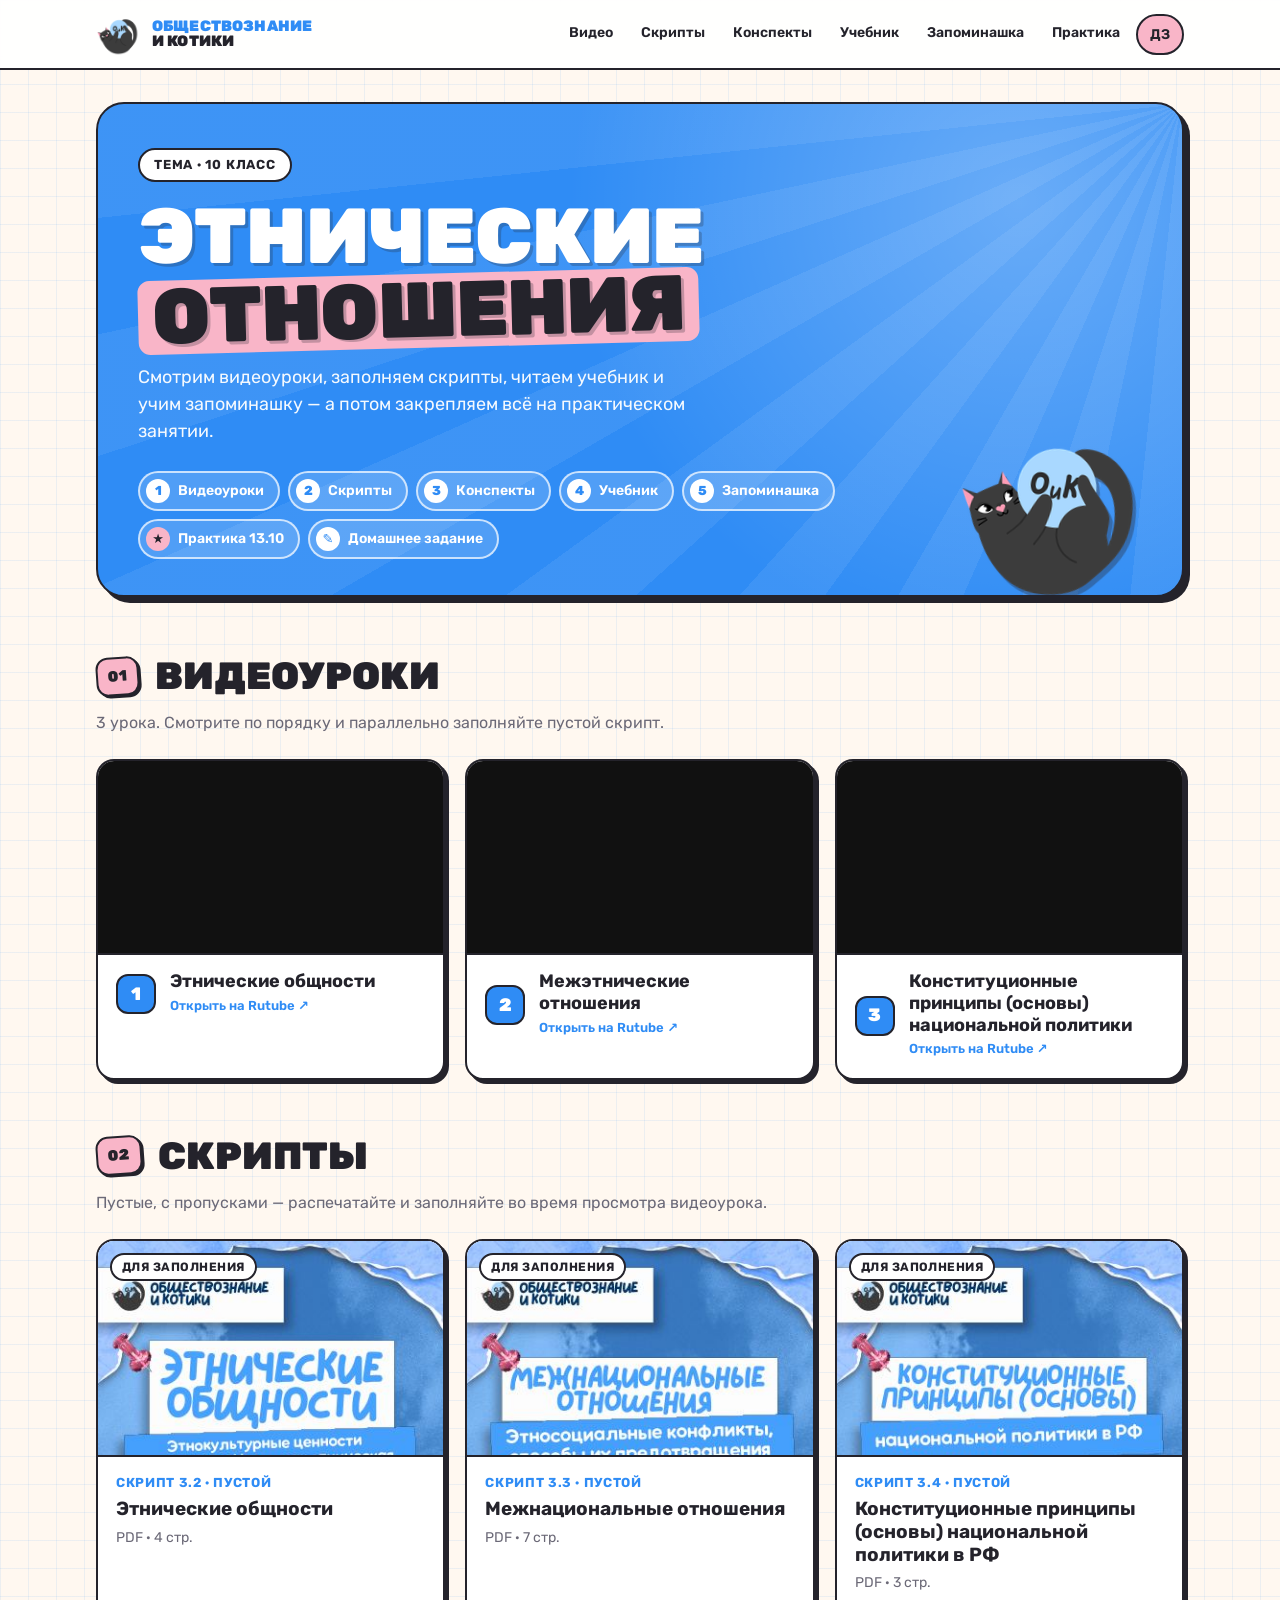
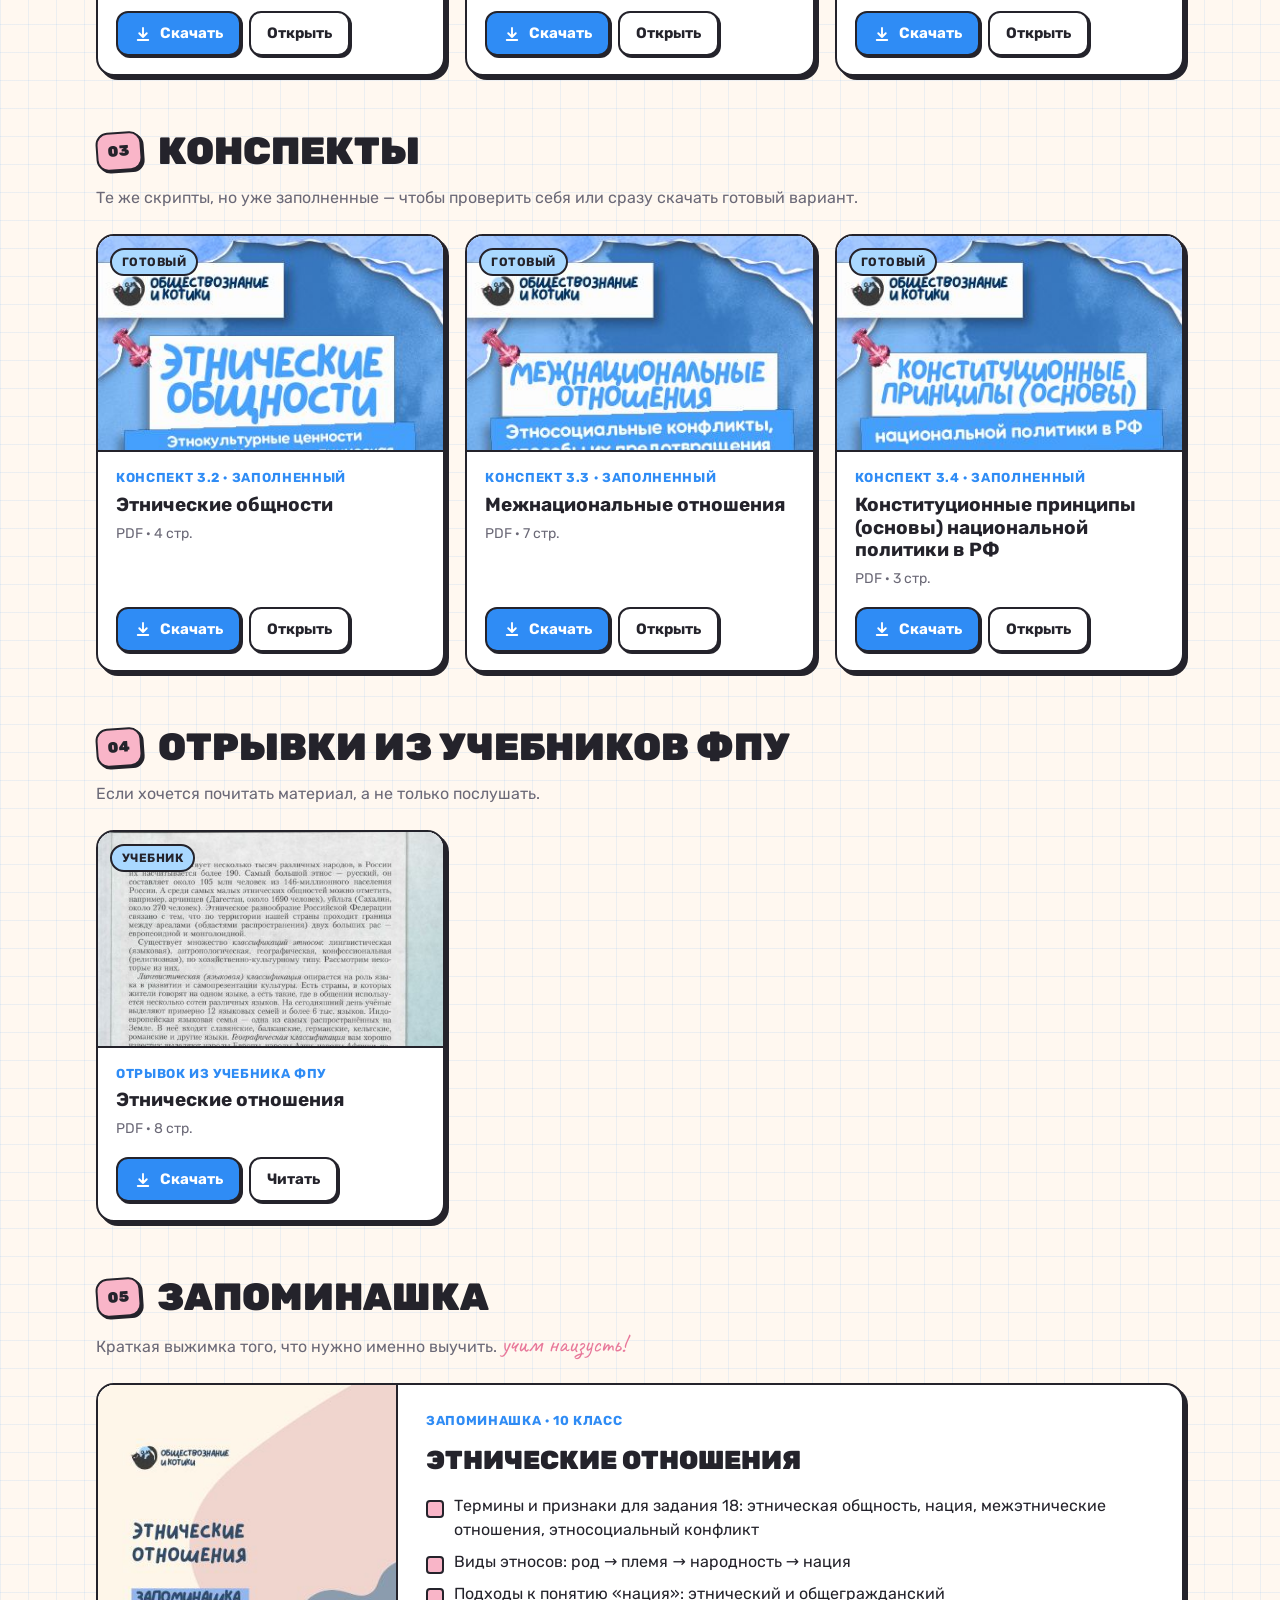
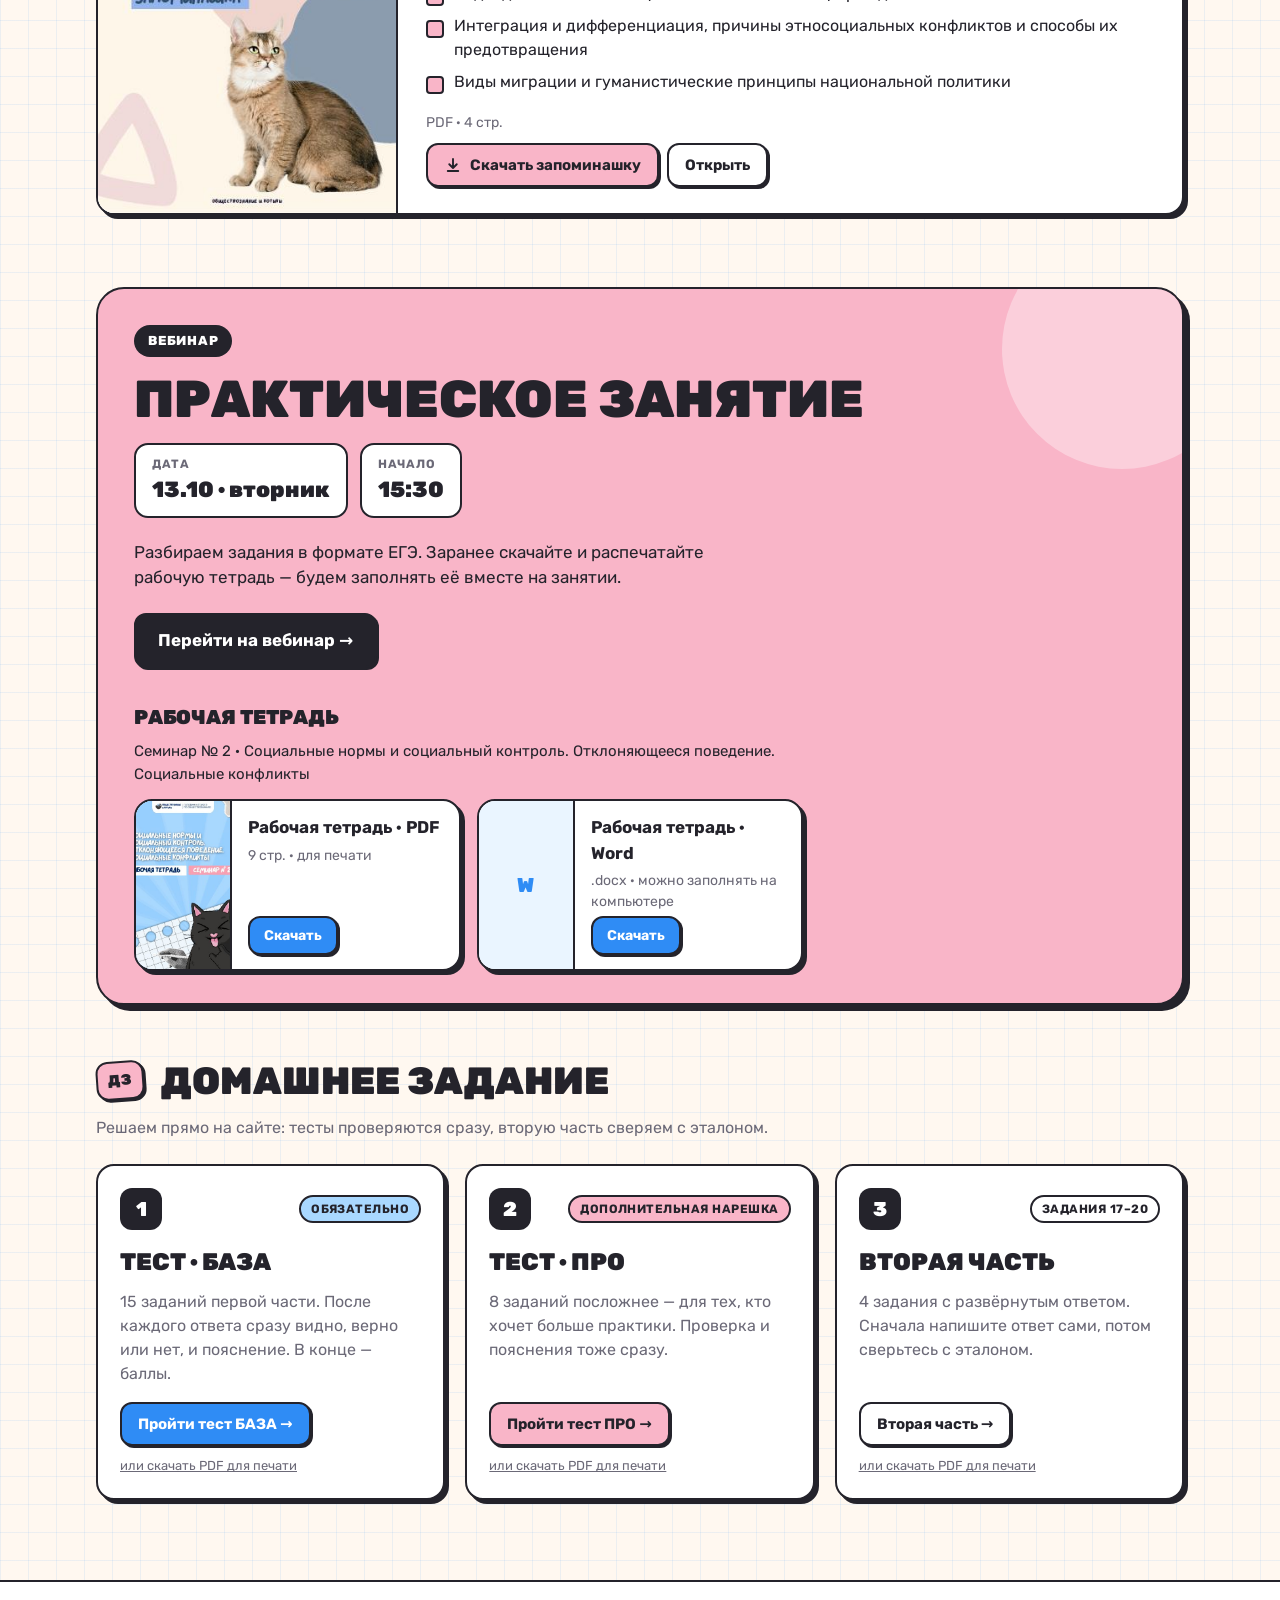
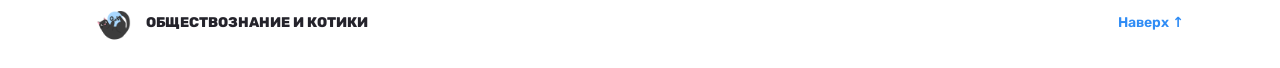
<file: index.html>
<!doctype html>
<html lang="ru">
<head>
<meta charset="utf-8">
<meta name="viewport" content="width=device-width, initial-scale=1">
<title>Этнические отношения · Обществознание и котики</title>
<meta name="description" content="Тема «Этнические отношения»: видеоуроки, скрипты, конспекты, учебник, запоминашка и практическое занятие.">
<link rel="icon" href="logo.png">
<link rel="preconnect" href="https://fonts.googleapis.com">
<link rel="preconnect" href="https://fonts.gstatic.com" crossorigin>
<link href="https://fonts.googleapis.com/css2?family=Rubik:wght@400;500;600;700;800;900&family=Caveat:wght@700&display=swap" rel="stylesheet">
<link rel="stylesheet" href="style.css">
</head>
<body>

<header class="top">
  <div class="wrap">
    <a class="brand" href="#">
      <img src="logo.png" alt="Логотип «Обществознание и котики»">
      <span><b>Обществознание</b>и котики</span>
    </a>
    <nav class="nav" aria-label="Разделы">
      <a href="#videos">Видео</a>
      <a href="#scripts">Скрипты</a>
      <a href="#notes">Конспекты</a>
      <a href="#textbook">Учебник</a>
      <a href="#memo">Запоминашка</a>
      <a href="#practice">Практика</a>
      <a class="cta" href="#homework">ДЗ</a>
    </nav>
  </div>
</header>

<main class="wrap">

  <div class="hero">
    <span class="chip">Тема · 10 класс</span>
    <h1>Этнические<br><em>отношения</em></h1>
    <p>Смотрим видеоуроки, заполняем скрипты, читаем учебник и учим запоминашку — а потом закрепляем всё на практическом занятии.</p>
    <img class="cat" src="logo.png" alt="">
    <div class="jumps">
      <a href="#videos"><i>1</i>Видеоуроки</a>
      <a href="#scripts"><i>2</i>Скрипты</a>
      <a href="#notes"><i>3</i>Конспекты</a>
      <a href="#textbook"><i>4</i>Учебник</a>
      <a href="#memo"><i>5</i>Запоминашка</a>
      <a class="live" href="#practice"><i>★</i>Практика 13.10</a>
      <a href="#homework"><i>✎</i>Домашнее задание</a>
    </div>
  </div>

  <!-- 01 ВИДЕОУРОКИ -->
  <section id="videos">
    <div class="sec-head">
      <span class="num">01</span>
      <h2>Видеоуроки</h2>
      <p>3 урока. Смотрите по порядку и параллельно заполняйте пустой скрипт.</p>
    </div>
    <div class="grid">
      <article class="card video">
        <div class="player">
          <iframe src="https://rutube.ru/play/embed/f52a6d58958f59474cab6b2e798f62a6/?p=yWPK9huZ2S9Gw_LNaaRs1Q" title="Этнические общности" loading="lazy" allow="clipboard-write; autoplay" allowfullscreen></iframe>
        </div>
        <div class="body">
          <span class="n">1</span>
          <div>
            <h3>Этнические общности</h3>
            <a class="ext" href="https://rutube.ru/video/private/f52a6d58958f59474cab6b2e798f62a6/?p=yWPK9huZ2S9Gw_LNaaRs1Q" target="_blank" rel="noopener">Открыть на Rutube ↗</a>
          </div>
        </div>
      </article>
      <article class="card video">
        <div class="player">
          <iframe src="https://rutube.ru/play/embed/070c834eaa0ff242e146abf1713eb611/?p=9bv-U20C0e6OkLMi1QHYNQ" title="Межэтнические отношения" loading="lazy" allow="clipboard-write; autoplay" allowfullscreen></iframe>
        </div>
        <div class="body">
          <span class="n">2</span>
          <div>
            <h3>Межэтнические отношения</h3>
            <a class="ext" href="https://rutube.ru/video/private/070c834eaa0ff242e146abf1713eb611/?p=9bv-U20C0e6OkLMi1QHYNQ" target="_blank" rel="noopener">Открыть на Rutube ↗</a>
          </div>
        </div>
      </article>
      <article class="card video">
        <div class="player">
          <iframe src="https://rutube.ru/play/embed/d3755c7359fd59cd0e2e1d31d7011943/?p=POK4lbGp8E6lC4G3jId0kQ" title="Конституционные принципы (основы)" loading="lazy" allow="clipboard-write; autoplay" allowfullscreen></iframe>
        </div>
        <div class="body">
          <span class="n">3</span>
          <div>
            <h3>Конституционные принципы (основы) национальной политики</h3>
            <a class="ext" href="https://rutube.ru/video/private/d3755c7359fd59cd0e2e1d31d7011943/?p=POK4lbGp8E6lC4G3jId0kQ" target="_blank" rel="noopener">Открыть на Rutube ↗</a>
          </div>
        </div>
      </article>
    </div>
  </section>

  <!-- 02 СКРИПТЫ (ПУСТЫЕ) -->
  <section id="scripts">
    <div class="sec-head">
      <span class="num">02</span>
      <h2>Скрипты</h2>
      <p>Пустые, с пропусками — распечатайте и заполняйте во время просмотра видеоурока.</p>
    </div>
    <div class="grid">
      <article class="card file">
        <div class="cover"><img src="cover-skript-3-2-etnicheskie-obshchnosti.jpg" alt="" loading="lazy"><span class="tag">для заполнения</span></div>
        <div class="body">
          <span class="kicker">Скрипт 3.2 · пустой</span>
          <h3>Этнические общности</h3>
          <span class="meta">PDF · 4 стр.</span>
          <div class="actions"><a class="btn" href="skript-3-2-etnicheskie-obshchnosti.pdf" download><svg viewBox="0 0 24 24" fill="none" stroke="currentColor" stroke-width="2.5" stroke-linecap="round" stroke-linejoin="round"><path d="M12 4v12m0 0l-5-5m5 5l5-5M5 20h14"/></svg>Скачать</a><a class="btn ghost" href="skript-3-2-etnicheskie-obshchnosti.pdf" target="_blank" rel="noopener">Открыть</a></div>
        </div>
      </article>
      <article class="card file">
        <div class="cover"><img src="cover-skript-3-3-mezhnacionalnye-otnosheniya.jpg" alt="" loading="lazy"><span class="tag">для заполнения</span></div>
        <div class="body">
          <span class="kicker">Скрипт 3.3 · пустой</span>
          <h3>Межнациональные отношения</h3>
          <span class="meta">PDF · 7 стр.</span>
          <div class="actions"><a class="btn" href="skript-3-3-mezhnacionalnye-otnosheniya.pdf" download><svg viewBox="0 0 24 24" fill="none" stroke="currentColor" stroke-width="2.5" stroke-linecap="round" stroke-linejoin="round"><path d="M12 4v12m0 0l-5-5m5 5l5-5M5 20h14"/></svg>Скачать</a><a class="btn ghost" href="skript-3-3-mezhnacionalnye-otnosheniya.pdf" target="_blank" rel="noopener">Открыть</a></div>
        </div>
      </article>
      <article class="card file">
        <div class="cover"><img src="cover-skript-3-4-nacionalnaya-politika.jpg" alt="" loading="lazy"><span class="tag">для заполнения</span></div>
        <div class="body">
          <span class="kicker">Скрипт 3.4 · пустой</span>
          <h3>Конституционные принципы (основы) национальной политики в РФ</h3>
          <span class="meta">PDF · 3 стр.</span>
          <div class="actions"><a class="btn" href="skript-3-4-nacionalnaya-politika.pdf" download><svg viewBox="0 0 24 24" fill="none" stroke="currentColor" stroke-width="2.5" stroke-linecap="round" stroke-linejoin="round"><path d="M12 4v12m0 0l-5-5m5 5l5-5M5 20h14"/></svg>Скачать</a><a class="btn ghost" href="skript-3-4-nacionalnaya-politika.pdf" target="_blank" rel="noopener">Открыть</a></div>
        </div>
      </article>
    </div>
  </section>

  <!-- 03 КОНСПЕКТЫ (ЗАПОЛНЕННЫЕ) -->
  <section id="notes">
    <div class="sec-head">
      <span class="num">03</span>
      <h2>Конспекты</h2>
      <p>Те же скрипты, но уже заполненные — чтобы проверить себя или сразу скачать готовый вариант.</p>
    </div>
    <div class="grid">
      <article class="card file">
        <div class="cover"><img src="cover-skript-3-2-etnicheskie-obshchnosti.jpg" alt="" loading="lazy"><span class="tag blue">готовый</span></div>
        <div class="body">
          <span class="kicker">Конспект 3.2 · заполненный</span>
          <h3>Этнические общности</h3>
          <span class="meta">PDF · 4 стр.</span>
          <div class="actions"><a class="btn" href="konspekt-3-2-etnicheskie-obshchnosti.pdf" download><svg viewBox="0 0 24 24" fill="none" stroke="currentColor" stroke-width="2.5" stroke-linecap="round" stroke-linejoin="round"><path d="M12 4v12m0 0l-5-5m5 5l5-5M5 20h14"/></svg>Скачать</a><a class="btn ghost" href="konspekt-3-2-etnicheskie-obshchnosti.pdf" target="_blank" rel="noopener">Открыть</a></div>
        </div>
      </article>
      <article class="card file">
        <div class="cover"><img src="cover-skript-3-3-mezhnacionalnye-otnosheniya.jpg" alt="" loading="lazy"><span class="tag blue">готовый</span></div>
        <div class="body">
          <span class="kicker">Конспект 3.3 · заполненный</span>
          <h3>Межнациональные отношения</h3>
          <span class="meta">PDF · 7 стр.</span>
          <div class="actions"><a class="btn" href="konspekt-3-3-mezhnacionalnye-otnosheniya.pdf" download><svg viewBox="0 0 24 24" fill="none" stroke="currentColor" stroke-width="2.5" stroke-linecap="round" stroke-linejoin="round"><path d="M12 4v12m0 0l-5-5m5 5l5-5M5 20h14"/></svg>Скачать</a><a class="btn ghost" href="konspekt-3-3-mezhnacionalnye-otnosheniya.pdf" target="_blank" rel="noopener">Открыть</a></div>
        </div>
      </article>
      <article class="card file">
        <div class="cover"><img src="cover-skript-3-4-nacionalnaya-politika.jpg" alt="" loading="lazy"><span class="tag blue">готовый</span></div>
        <div class="body">
          <span class="kicker">Конспект 3.4 · заполненный</span>
          <h3>Конституционные принципы (основы) национальной политики в РФ</h3>
          <span class="meta">PDF · 3 стр.</span>
          <div class="actions"><a class="btn" href="konspekt-3-4-nacionalnaya-politika.pdf" download><svg viewBox="0 0 24 24" fill="none" stroke="currentColor" stroke-width="2.5" stroke-linecap="round" stroke-linejoin="round"><path d="M12 4v12m0 0l-5-5m5 5l5-5M5 20h14"/></svg>Скачать</a><a class="btn ghost" href="konspekt-3-4-nacionalnaya-politika.pdf" target="_blank" rel="noopener">Открыть</a></div>
        </div>
      </article>
    </div>
  </section>

  <!-- 04 УЧЕБНИК ФПУ -->
  <section id="textbook">
    <div class="sec-head">
      <span class="num">04</span>
      <h2>Отрывки из учебников ФПУ</h2>
      <p>Если хочется почитать материал, а не только послушать.</p>
    </div>
    <div class="grid">
      <article class="card file">
        <div class="cover"><img src="cover-uchebnik-fpu-etnicheskie-otnosheniya.jpg" alt="" loading="lazy"><span class="tag blue">учебник</span></div>
        <div class="body">
          <span class="kicker">Отрывок из учебника ФПУ</span>
          <h3>Этнические отношения</h3>
          <span class="meta">PDF · 8 стр.</span>
          <div class="actions"><a class="btn" href="uchebnik-fpu-etnicheskie-otnosheniya.pdf" download><svg viewBox="0 0 24 24" fill="none" stroke="currentColor" stroke-width="2.5" stroke-linecap="round" stroke-linejoin="round"><path d="M12 4v12m0 0l-5-5m5 5l5-5M5 20h14"/></svg>Скачать</a><a class="btn ghost" href="uchebnik-fpu-etnicheskie-otnosheniya.pdf" target="_blank" rel="noopener">Читать</a></div>
        </div>
      </article>
    </div>
  </section>

  <!-- 05 ЗАПОМИНАШКА -->
  <section id="memo">
    <div class="sec-head">
      <span class="num">05</span>
      <h2>Запоминашка</h2>
      <p>Краткая выжимка того, что нужно именно выучить. <span class="hand">учим наизусть!</span></p>
    </div>
    <article class="memo">
      <div class="cover"><img src="cover-zapominashka-etnicheskie-otnosheniya.jpg" alt="Обложка запоминашки «Этнические отношения»" loading="lazy"></div>
      <div class="body">
        <span class="kicker" style="font-size:13px;font-weight:700;color:var(--blue);text-transform:uppercase;letter-spacing:.05em">Запоминашка · 10 класс</span>
        <h3>Этнические отношения</h3>
        <ul>
          <li>Термины и признаки для задания 18: этническая общность, нация, межэтнические отношения, этносоциальный конфликт</li>
          <li>Виды этносов: род → племя → народность → нация</li>
          <li>Подходы к понятию «нация»: этнический и общегражданский</li>
          <li>Интеграция и дифференциация, причины этносоциальных конфликтов и способы их предотвращения</li>
          <li>Виды миграции и гуманистические принципы национальной политики</li>
        </ul>
        <span class="meta" style="color:var(--muted);font-size:14px">PDF · 4 стр.</span>
        <div class="actions" style="display:flex;gap:8px;flex-wrap:wrap"><a class="btn pink" href="zapominashka-etnicheskie-otnosheniya.pdf" download><svg viewBox="0 0 24 24" fill="none" stroke="currentColor" stroke-width="2.5" stroke-linecap="round" stroke-linejoin="round"><path d="M12 4v12m0 0l-5-5m5 5l5-5M5 20h14"/></svg>Скачать запоминашку</a><a class="btn ghost" href="zapominashka-etnicheskie-otnosheniya.pdf" target="_blank" rel="noopener">Открыть</a></div>
      </div>
    </article>
  </section>

  <!-- ПРАКТИЧЕСКОЕ ЗАНЯТИЕ -->
  <section id="practice" class="practice">
    <span class="label">Вебинар</span>
    <h2>Практическое занятие</h2>
    <div class="when">
      <div><small>Дата</small><strong>13.10 · вторник</strong></div>
      <div><small>Начало</small><strong>15:30</strong></div>
    </div>
    <p class="lead">Разбираем задания в формате ЕГЭ. Заранее скачайте и распечатайте рабочую тетрадь — будем заполнять её вместе на занятии.</p>
    <a class="btn big" href="https://kinescope.io/0cEHwXau4DNk7cZGJDYGUL" target="_blank" rel="noopener">Перейти на вебинар →</a>

    <h3 class="sub">Рабочая тетрадь</h3>
    <p class="wb-topic">Семинар № 2 · Социальные нормы и социальный контроль. Отклоняющееся поведение. Социальные конфликты</p>
    <div class="wb">
      <article class="card">
        <div class="thumb"><img src="cover-rabochaya-tetrad-13-10.jpg" alt=""></div>
        <div class="body">
          <h4>Рабочая тетрадь · PDF</h4>
          <span class="meta">9 стр. · для печати</span>
          <a class="btn" href="rabochaya-tetrad-13-10.pdf" download>Скачать</a>
        </div>
      </article>
      <article class="card">
        <div class="thumb doc">W</div>
        <div class="body">
          <h4>Рабочая тетрадь · Word</h4>
          <span class="meta">.docx · можно заполнять на компьютере</span>
          <a class="btn" href="rabochaya-tetrad-13-10.docx" download>Скачать</a>
        </div>
      </article>
    </div>
  </section>

  <!-- 06 ДОМАШНЕЕ ЗАДАНИЕ -->
  <section id="homework">
    <div class="sec-head">
      <span class="num">ДЗ</span>
      <h2>Домашнее задание</h2>
      <p>Решаем прямо на сайте: тесты проверяются сразу, вторую часть сверяем с эталоном.</p>
    </div>
    <div class="grid hw">
      <article class="card hw-card">
        <div class="hw-top"><span class="hw-n">1</span><span class="chip-s blue">обязательно</span></div>
        <h3>Тест · База</h3>
        <p>15 заданий первой части. После каждого ответа сразу видно, верно или нет, и пояснение. В конце — баллы.</p>
        <a class="btn" href="test-baza.html">Пройти тест БАЗА →</a>
        <a class="pdf-link" href="dz-test-baza.pdf" download>или скачать PDF для печати</a>
      </article>
      <article class="card hw-card">
        <div class="hw-top"><span class="hw-n">2</span><span class="chip-s pink">дополнительная нарешка</span></div>
        <h3>Тест · Про</h3>
        <p>8 заданий посложнее — для тех, кто хочет больше практики. Проверка и пояснения тоже сразу.</p>
        <a class="btn pink" href="test-pro.html">Пройти тест ПРО →</a>
        <a class="pdf-link" href="dz-test-pro.pdf" download>или скачать PDF для печати</a>
      </article>
      <article class="card hw-card">
        <div class="hw-top"><span class="hw-n">3</span><span class="chip-s">задания 17–20</span></div>
        <h3>Вторая часть</h3>
        <p>4 задания с развёрнутым ответом. Сначала напишите ответ сами, потом сверьтесь с эталоном.</p>
        <a class="btn ghost" href="chast-2.html">Вторая часть →</a>
        <a class="pdf-link" href="dz-chast-2.pdf" download>или скачать PDF для печати</a>
      </article>
    </div>
  </section>

</main>

<footer>
  <div class="wrap">
    <img src="logo.png" alt="">
    <span>Обществознание и котики</span>
    <a class="up" href="#">Наверх ↑</a>
  </div>
</footer>

</body>
</html>
</file>
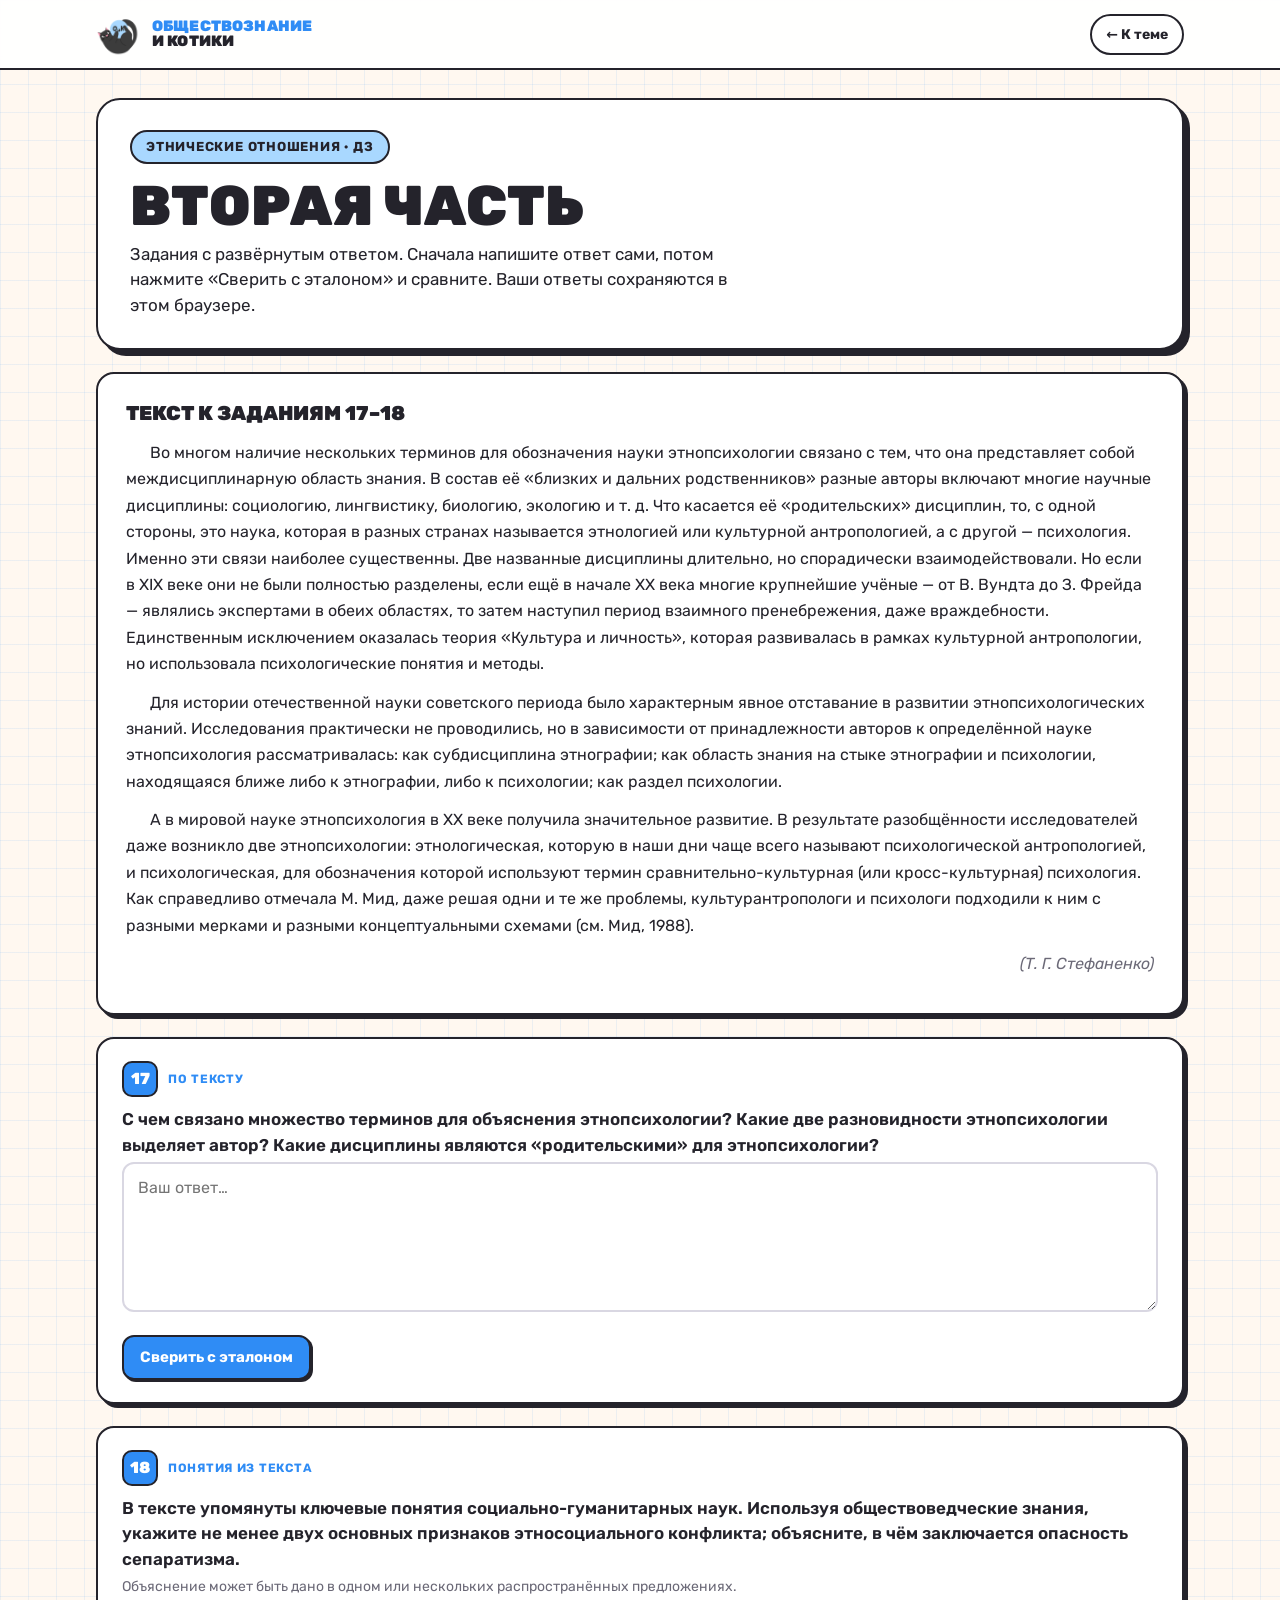
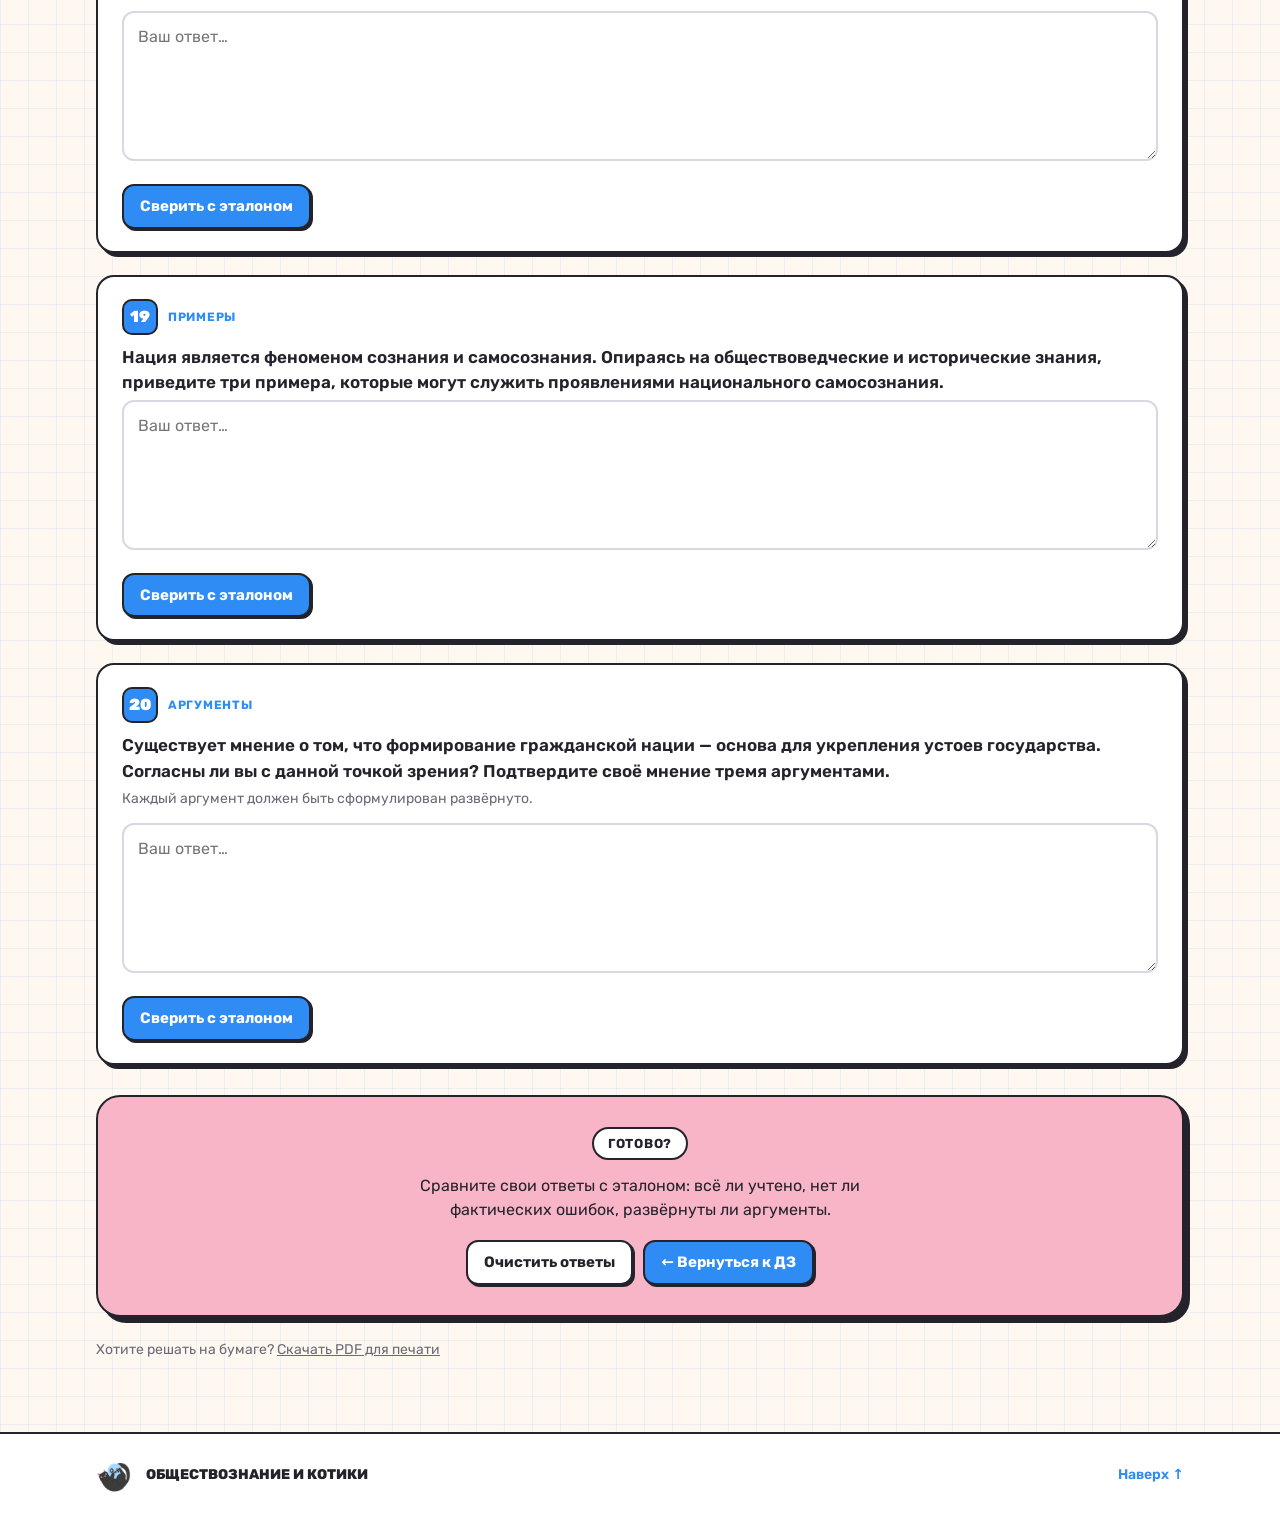
<file: chast-2.html>
<!doctype html>
<html lang="ru">
<head>
<meta charset="utf-8">
<meta name="viewport" content="width=device-width, initial-scale=1">
<title>Вторая часть · Этнические отношения · Обществознание и котики</title>
<link rel="icon" href="logo.png">
<link rel="preconnect" href="https://fonts.googleapis.com">
<link rel="preconnect" href="https://fonts.gstatic.com" crossorigin>
<link href="https://fonts.googleapis.com/css2?family=Rubik:wght@400;500;600;700;800;900&family=Caveat:wght@700&display=swap" rel="stylesheet">
<link rel="stylesheet" href="style.css">
</head>
<body>

<header class="top">
  <div class="wrap">
    <a class="brand" href="index.html">
      <img src="logo.png" alt="Логотип «Обществознание и котики»">
      <span><b>Обществознание</b>и котики</span>
    </a>
    <a class="back" href="index.html#homework">← К теме</a>
  </div>
</header>

<main class="wrap">
  <div class="page-hero white">
    <span class="chip" style="background:var(--blue-soft)">Этнические отношения · ДЗ</span>
    <h1>Вторая часть</h1>
    <p>Задания с развёрнутым ответом. Сначала напишите ответ сами, потом нажмите «Сверить с эталоном» и сравните. Ваши ответы сохраняются в этом браузере.</p>
  </div>

  <article class="source">
    <h2>Текст к заданиям 17–18</h2>
    <p>Во многом наличие нескольких терминов для обозначения науки этнопсихологии связано с тем, что она представляет собой междисциплинарную область знания. В состав её «близких и дальних родственников» разные авторы включают многие научные дисциплины: социологию, лингвистику, биологию, экологию и т. д. Что касается её «родительских» дисциплин, то, с одной стороны, это наука, которая в разных странах называется этнологией или культурной антропологией, а с другой — психология. Именно эти связи наиболее существенны. Две названные дисциплины длительно, но спорадически взаимодействовали. Но если в XIX веке они не были полностью разделены, если ещё в начале XX века многие крупнейшие учёные — от В. Вундта до З. Фрейда — являлись экспертами в обеих областях, то затем наступил период взаимного пренебрежения, даже враждебности. Единственным исключением оказалась теория «Культура и личность», которая развивалась в рамках культурной антропологии, но использовала психологические понятия и методы.</p>
    <p>Для истории отечественной науки советского периода было характерным явное отставание в развитии этнопсихологических знаний. Исследования практически не проводились, но в зависимости от принадлежности авторов к определённой науке этнопсихология рассматривалась: как субдисциплина этнографии; как область знания на стыке этнографии и психологии, находящаяся ближе либо к этнографии, либо к психологии; как раздел психологии.</p>
    <p>А в мировой науке этнопсихология в XX веке получила значительное развитие. В результате разобщённости исследователей даже возникло две этнопсихологии: этнологическая, которую в наши дни чаще всего называют психологической антропологией, и психологическая, для обозначения которой используют термин сравнительно-культурная (или кросс-культурная) психология. Как справедливо отмечала М. Мид, даже решая одни и те же проблемы, культурантропологи и психологи подходили к ним с разными мерками и разными концептуальными схемами (см. Мид, 1988).</p>
    <p class="author">(Т. Г. Стефаненко)</p>
  </article>

  <div class="q-list">

    <article class="q part2" data-id="17">
      <div class="q-head"><span class="q-num">17</span><span class="q-type">По тексту</span></div>
      <p class="q-text">С чем связано множество терминов для объяснения этнопсихологии? Какие две разновидности этнопсихологии выделяет автор? Какие дисциплины являются «родительскими» для этнопсихологии?</p>
      <textarea placeholder="Ваш ответ…"></textarea>
      <div class="q-actions"><button class="btn" type="button">Сверить с эталоном</button><span class="warn">Сначала попробуйте ответить сами 🙂</span></div>
      <div class="etalon">
        <strong>Эталон</strong>
        <ol>
          <li>Ответ на первый вопрос: с тем, что этнопсихология — междисциплинарная область знания.</li>
          <li>Ответ на второй вопрос: психологическая антропология и сравнительно-культурная (кросс-культурная) психология.</li>
          <li>Ответ на третий вопрос: этнология (культурная антропология) и психология.</li>
        </ol>
      </div>
    </article>

    <article class="q part2" data-id="18">
      <div class="q-head"><span class="q-num">18</span><span class="q-type">Понятия из текста</span></div>
      <p class="q-text">В тексте упомянуты ключевые понятия социально-гуманитарных наук. Используя обществоведческие знания, укажите не менее двух основных признаков этносоциального конфликта; объясните, в чём заключается опасность сепаратизма.</p>
      <p class="q-hint">Объяснение может быть дано в одном или нескольких распространённых предложениях.</p>
      <textarea placeholder="Ваш ответ…"></textarea>
      <div class="q-actions"><button class="btn" type="button">Сверить с эталоном</button><span class="warn">Сначала попробуйте ответить сами 🙂</span></div>
      <div class="etalon">
        <strong>Эталон</strong>
        <ol>
          <li>Основные признаки этносоциального конфликта, например:
            <ul>
              <li>хотя бы одна из сторон организуется и действует по этническому признаку или от имени этнической общности;</li>
              <li>предполагает взаимные претензии этнических групп;</li>
              <li>имеет тенденцию к нарастанию противоречий вплоть до вооружённых столкновений.</li>
            </ul>
          </li>
          <li>Объяснение, например: опасность сепаратизма заключается в том, что он может приводить к межнациональным конфликтам, серьёзному обострению отношений между разными группами населения, даже к войнам.</li>
        </ol>
      </div>
    </article>

    <article class="q part2" data-id="19">
      <div class="q-head"><span class="q-num">19</span><span class="q-type">Примеры</span></div>
      <p class="q-text">Нация является феноменом сознания и самосознания. Опираясь на обществоведческие и исторические знания, приведите три примера, которые могут служить проявлениями национального самосознания.</p>
      <textarea placeholder="Ваш ответ…"></textarea>
      <div class="q-actions"><button class="btn" type="button">Сверить с эталоном</button><span class="warn">Сначала попробуйте ответить сами 🙂</span></div>
      <div class="etalon">
        <strong>Эталон</strong>
        <ol>
          <li>Русские эмигранты первой волны, их дети и внуки, проживая за границей, продолжают считать себя русскими: они говорят на русском языке, отмечают народные праздники, посещают православные храмы, читают произведения русских писателей. Сохранение культурных традиций и языка за пределами страны показывает глубокое чувство национального самосознания и связи с исторической родиной.</li>
          <li>Творчество русских поэтов, например Сергея Есенина, отражает любовь к своей земле, культуре и народу: в своих произведениях он воспевает родную природу и судьбу России. Через творчество поэта проявляется национальное самосознание, основанное на осознании себя частью своего народа и духовной культуры страны.</li>
          <li>Во время Великой Отечественной войны многие граждане объединялись в партизанские отряды, защищая Родину от захватчиков, проявляя героизм и сплочённость. Такое массовое единение народа в борьбе за независимость стало ярким примером национального самосознания, основанного на чувстве патриотизма и ответственности за судьбу своей страны.</li>
        </ol>
      </div>
    </article>

    <article class="q part2" data-id="20">
      <div class="q-head"><span class="q-num">20</span><span class="q-type">Аргументы</span></div>
      <p class="q-text">Существует мнение о том, что формирование гражданской нации — основа для укрепления устоев государства. Согласны ли вы с данной точкой зрения? Подтвердите своё мнение тремя аргументами.</p>
      <p class="q-hint">Каждый аргумент должен быть сформулирован развёрнуто.</p>
      <textarea placeholder="Ваш ответ…"></textarea>
      <div class="q-actions"><button class="btn" type="button">Сверить с эталоном</button><span class="warn">Сначала попробуйте ответить сами 🙂</span></div>
      <div class="etalon">
        <strong>Эталон</strong>
        <ol>
          <li>Когда в обществе преобладают доверие и согласие между представителями разных народов, снижается вероятность возникновения этнических конфликтов и социальной напряжённости. Это позволяет государству сосредоточиться на развитии экономики, науки и культуры, а не на урегулировании внутренних противоречий. Таким образом, отсутствие или минимизация межэтнических конфликтов способствует укреплению государственности и стабильности в стране.</li>
          <li>Межнациональная интеграция, проявляющаяся в совместных культурных, образовательных и экономических проектах, создаёт условия для взаимопонимания и сотрудничества. Когда граждане разных этносов чувствуют себя частью единого общества, у них формируется чувство общей идентичности и лояльности к государству. Следовательно, интеграция народов внутри страны способствует укреплению политического единства и устойчивости государства.</li>
          <li>Наличие общих ценностей, таких как патриотизм, уважение к закону, свобода и справедливость, формирует чувство принадлежности к одной гражданской нации. Эти ценности становятся основой для сплочения общества и его развития в едином направлении. Поэтому формирование общенациональных идеалов и духовного единства способствует укреплению устоев государства и его устойчивому развитию.</li>
        </ol>
      </div>
    </article>

  </div>

  <div class="result show" style="margin-top:30px">
    <span class="chip">Готово?</span>
    <p style="margin:14px auto 18px">Сравните свои ответы с эталоном: всё ли учтено, нет ли фактических ошибок, развёрнуты ли аргументы.</p>
    <div class="row">
      <button class="btn ghost" type="button" id="clear">Очистить ответы</button>
      <a class="btn" href="index.html#homework">← Вернуться к ДЗ</a>
    </div>
  </div>
  <p style="margin-top:22px;font-size:14px;color:var(--muted)">Хотите решать на бумаге? <a href="dz-chast-2.pdf" download>Скачать PDF для печати</a></p>
</main>

<footer>
  <div class="wrap">
    <img src="logo.png" alt="">
    <span>Обществознание и котики</span>
    <a class="up" href="#">Наверх ↑</a>
  </div>
</footer>

<script>
(function () {
  var KEY = 'oik-part2-etno';
  var st = {};
  try { st = JSON.parse(localStorage.getItem(KEY)) || {}; } catch (e) {}
  function save() { try { localStorage.setItem(KEY, JSON.stringify(st)); } catch (e) {} }
  document.querySelectorAll('.part2').forEach(function (card) {
    var id = card.dataset.id, ta = card.querySelector('textarea'),
        btn = card.querySelector('.btn'), warn = card.querySelector('.warn');
    var s = st[id] || (st[id] = { text: '', done: false });
    ta.value = s.text;
    function paint() { card.classList.toggle('done', s.done); btn.textContent = s.done ? 'Скрыть эталон' : 'Сверить с эталоном'; }
    ta.addEventListener('input', function () { s.text = ta.value; warn.classList.remove('show'); save(); });
    btn.addEventListener('click', function () {
      if (!s.done && !ta.value.trim()) { warn.classList.add('show'); ta.focus(); return; }
      s.done = !s.done; save(); paint();
    });
    paint();
  });
  document.getElementById('clear').addEventListener('click', function () {
    if (!confirm('Стереть все ваши ответы на этой странице?')) return;
    try { localStorage.removeItem(KEY); } catch (e) {}
    window.scrollTo(0, 0); location.reload();
  });
})();
</script>
</body>
</html>
</file>
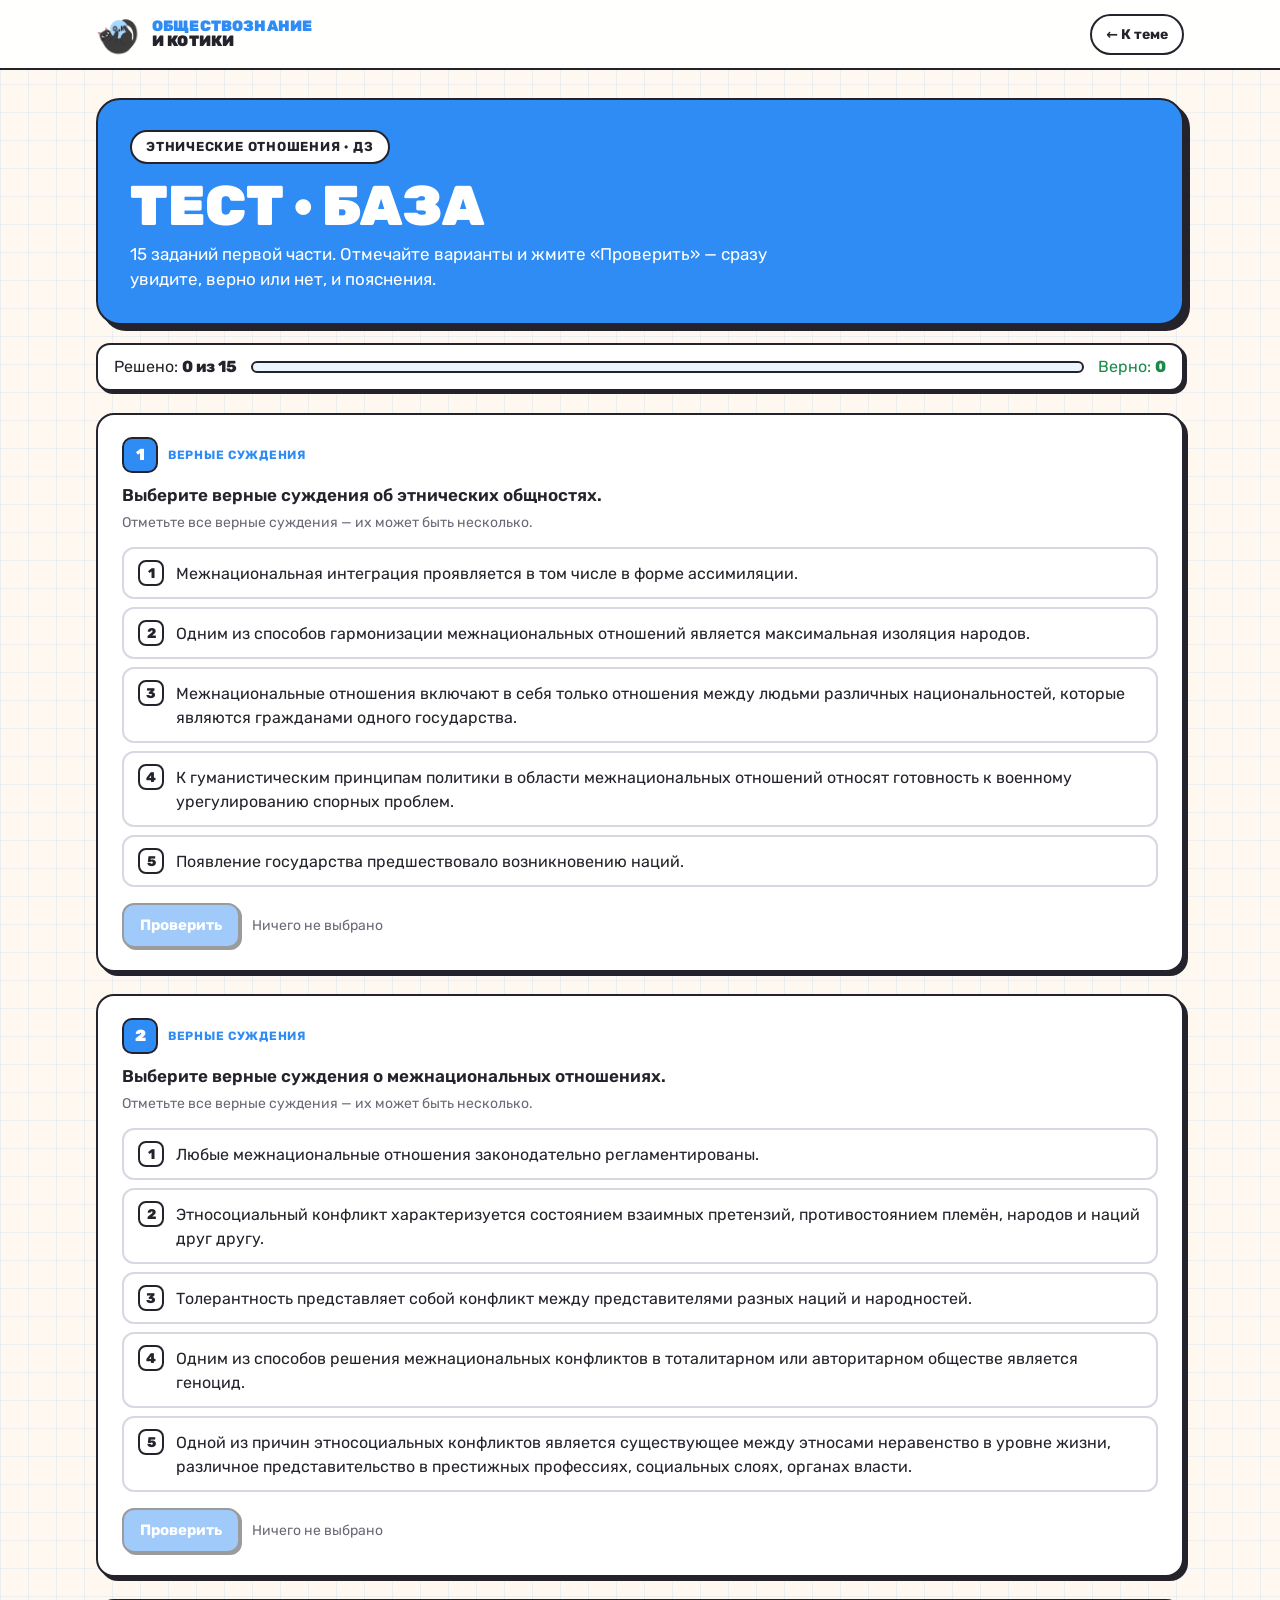
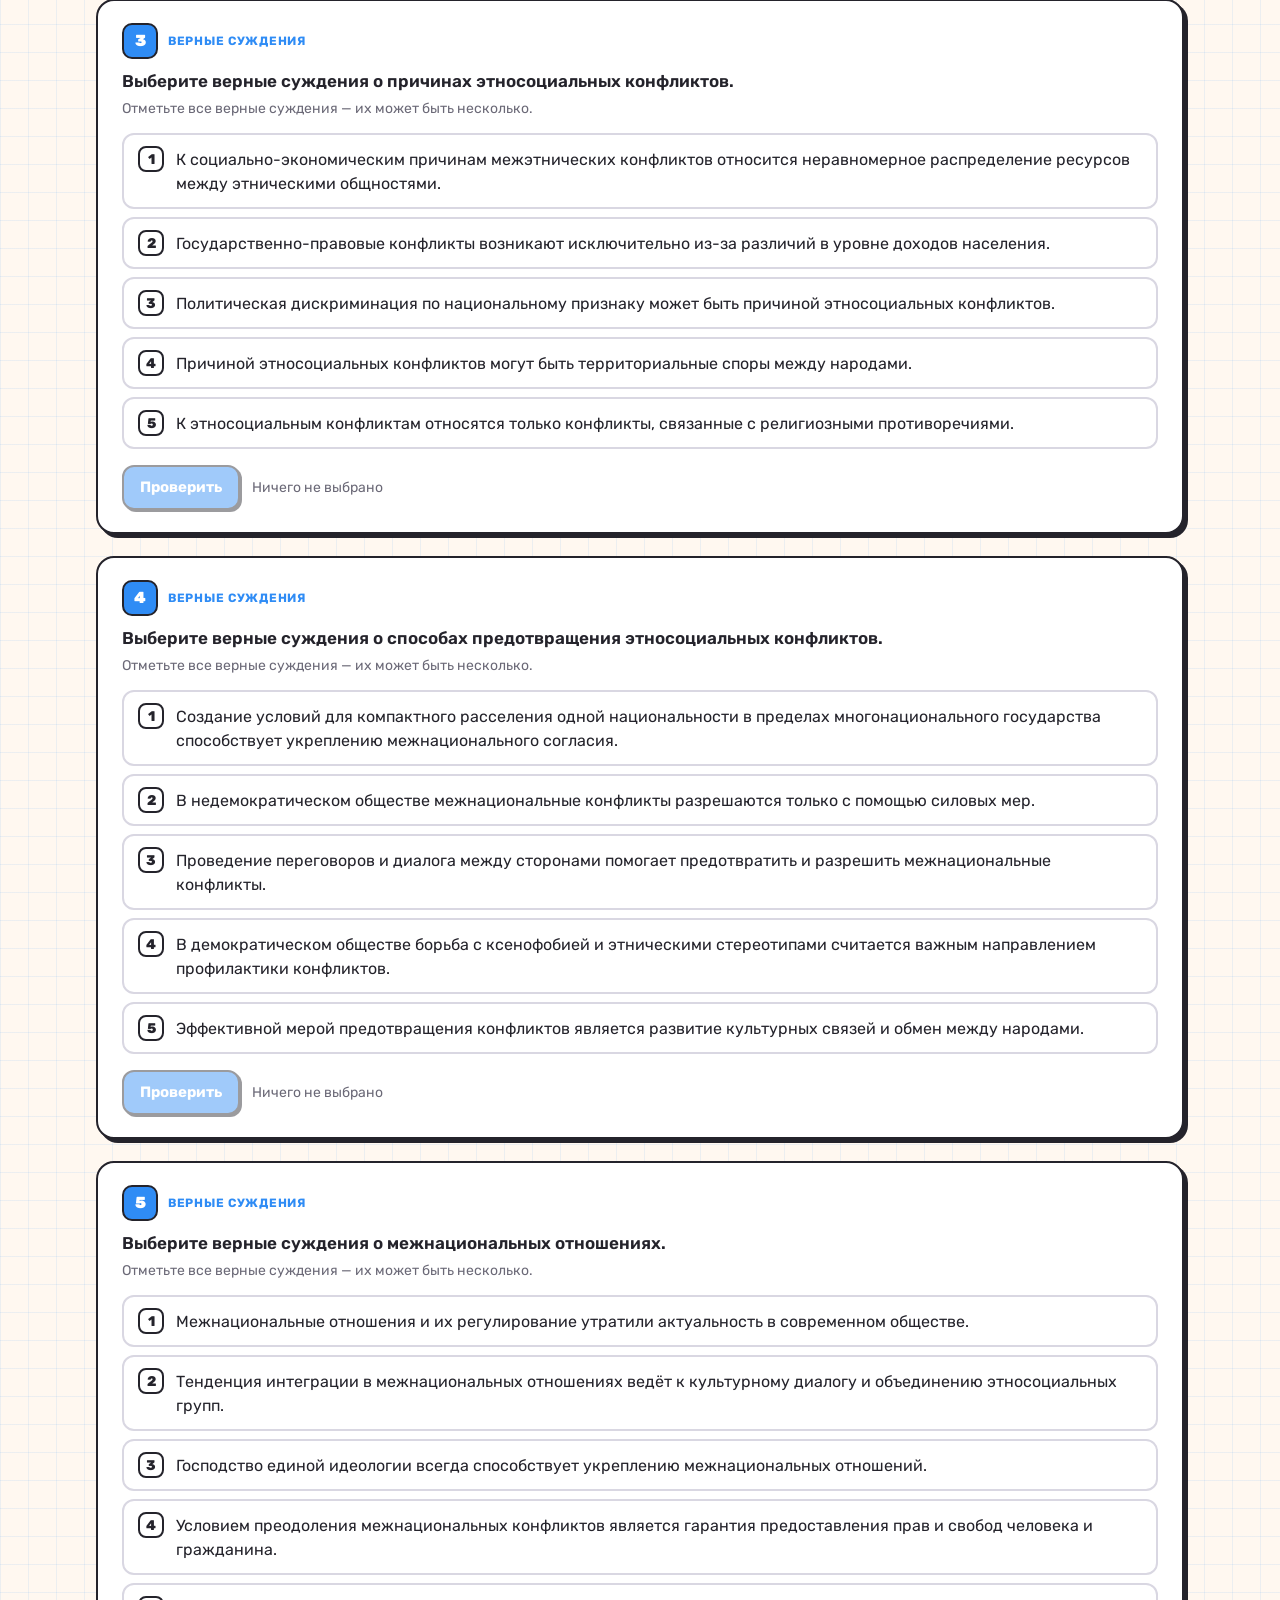
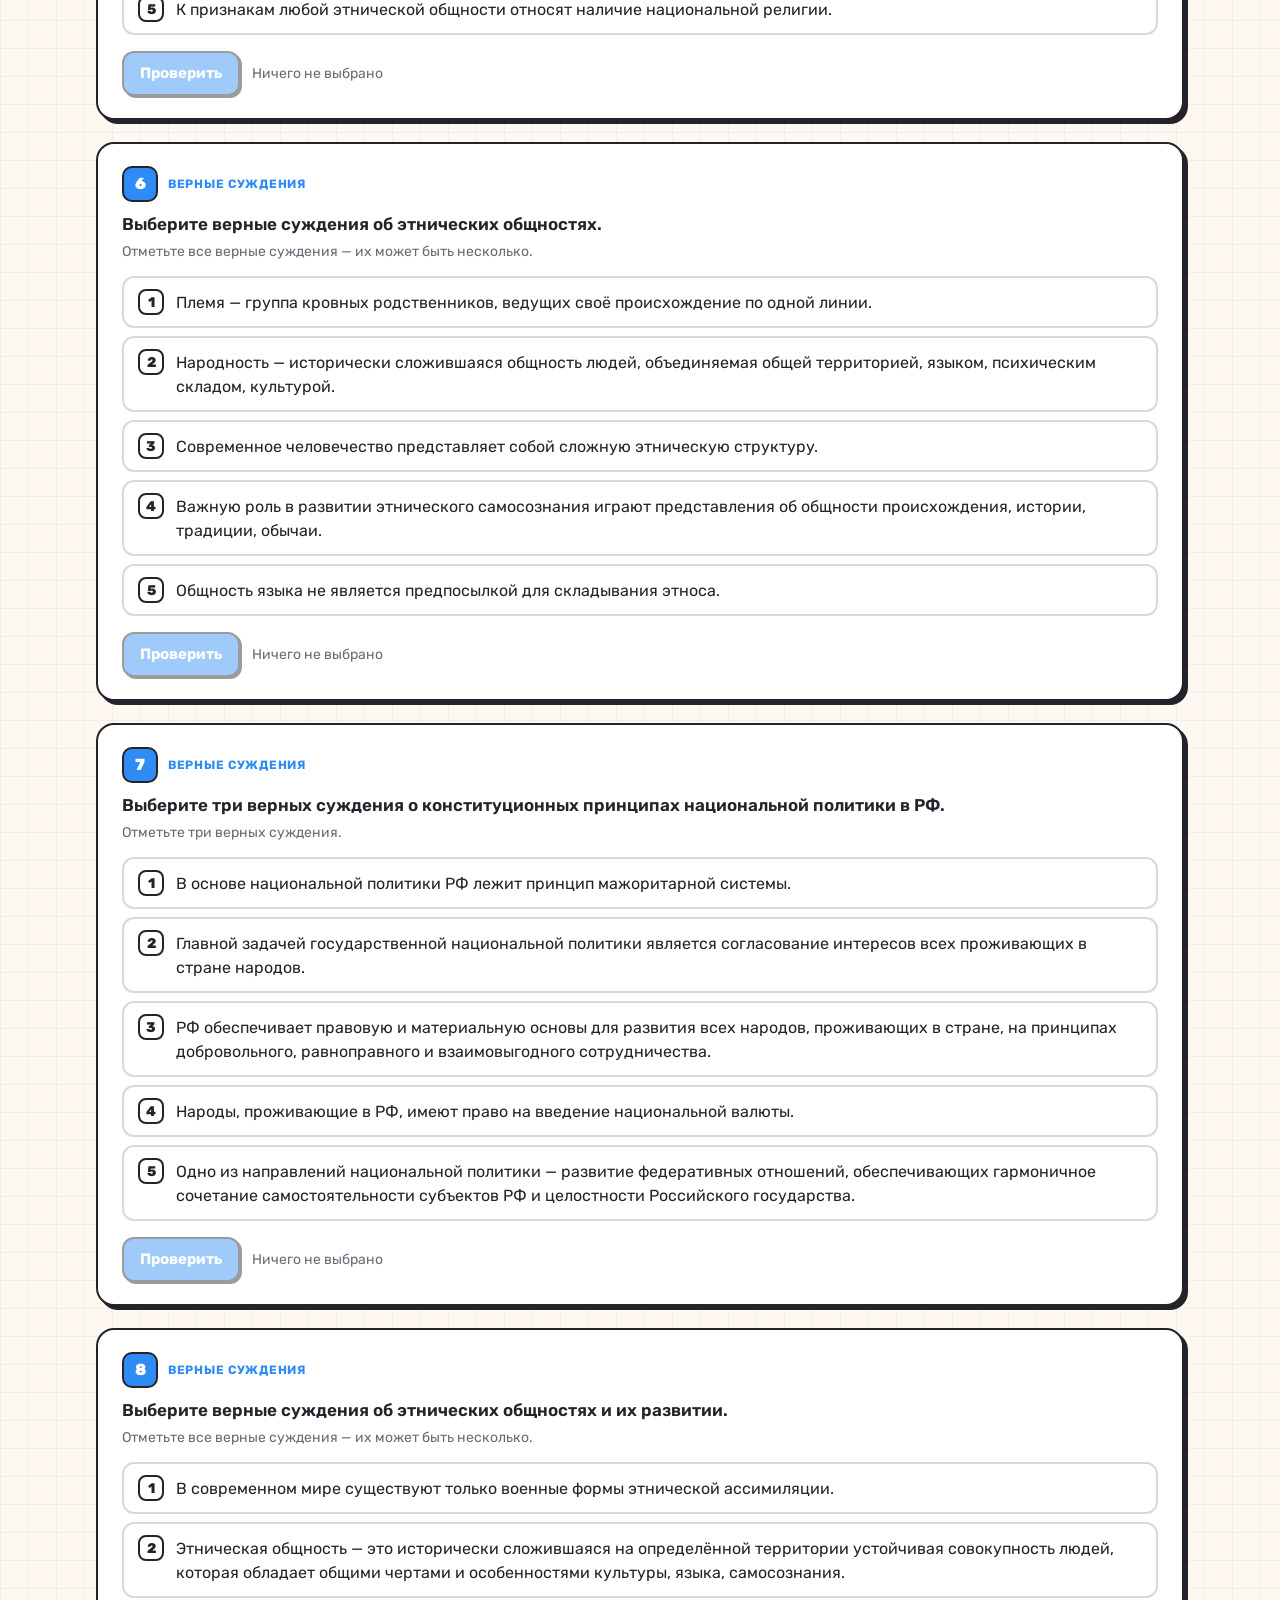
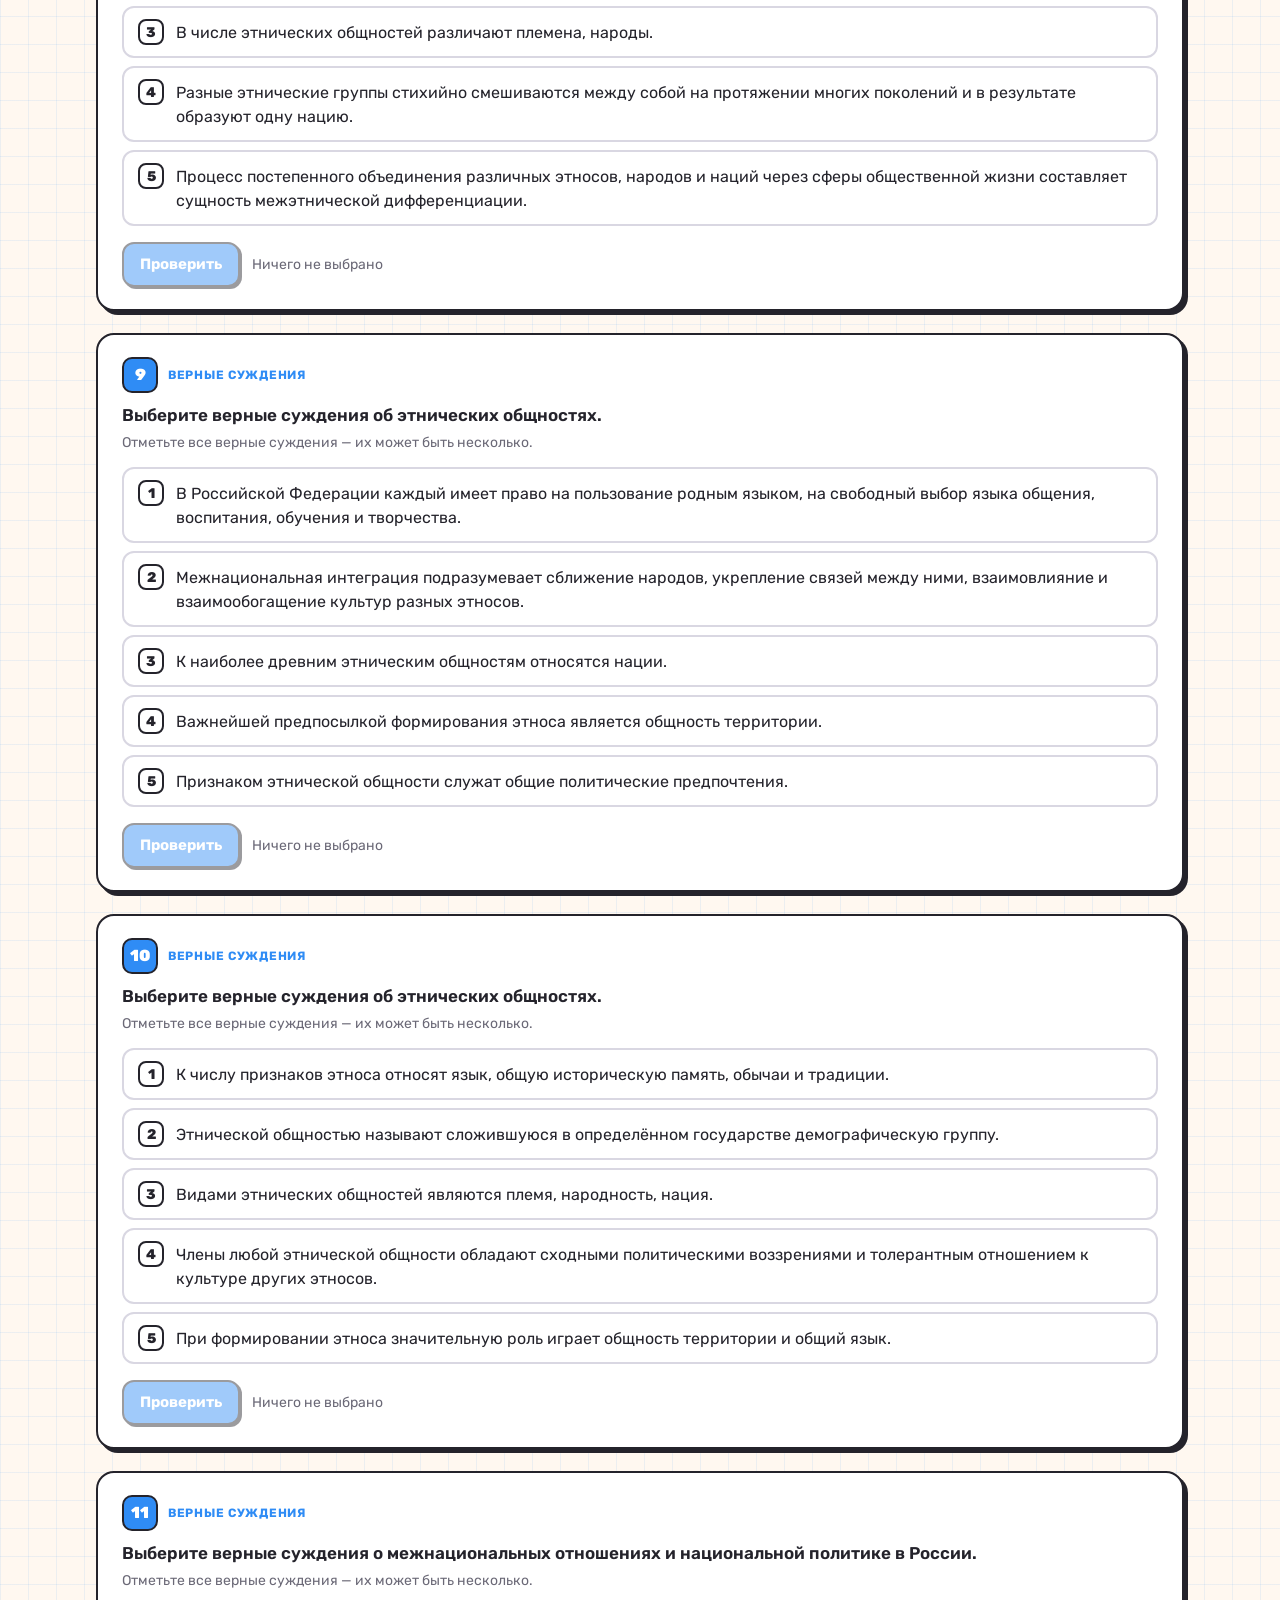
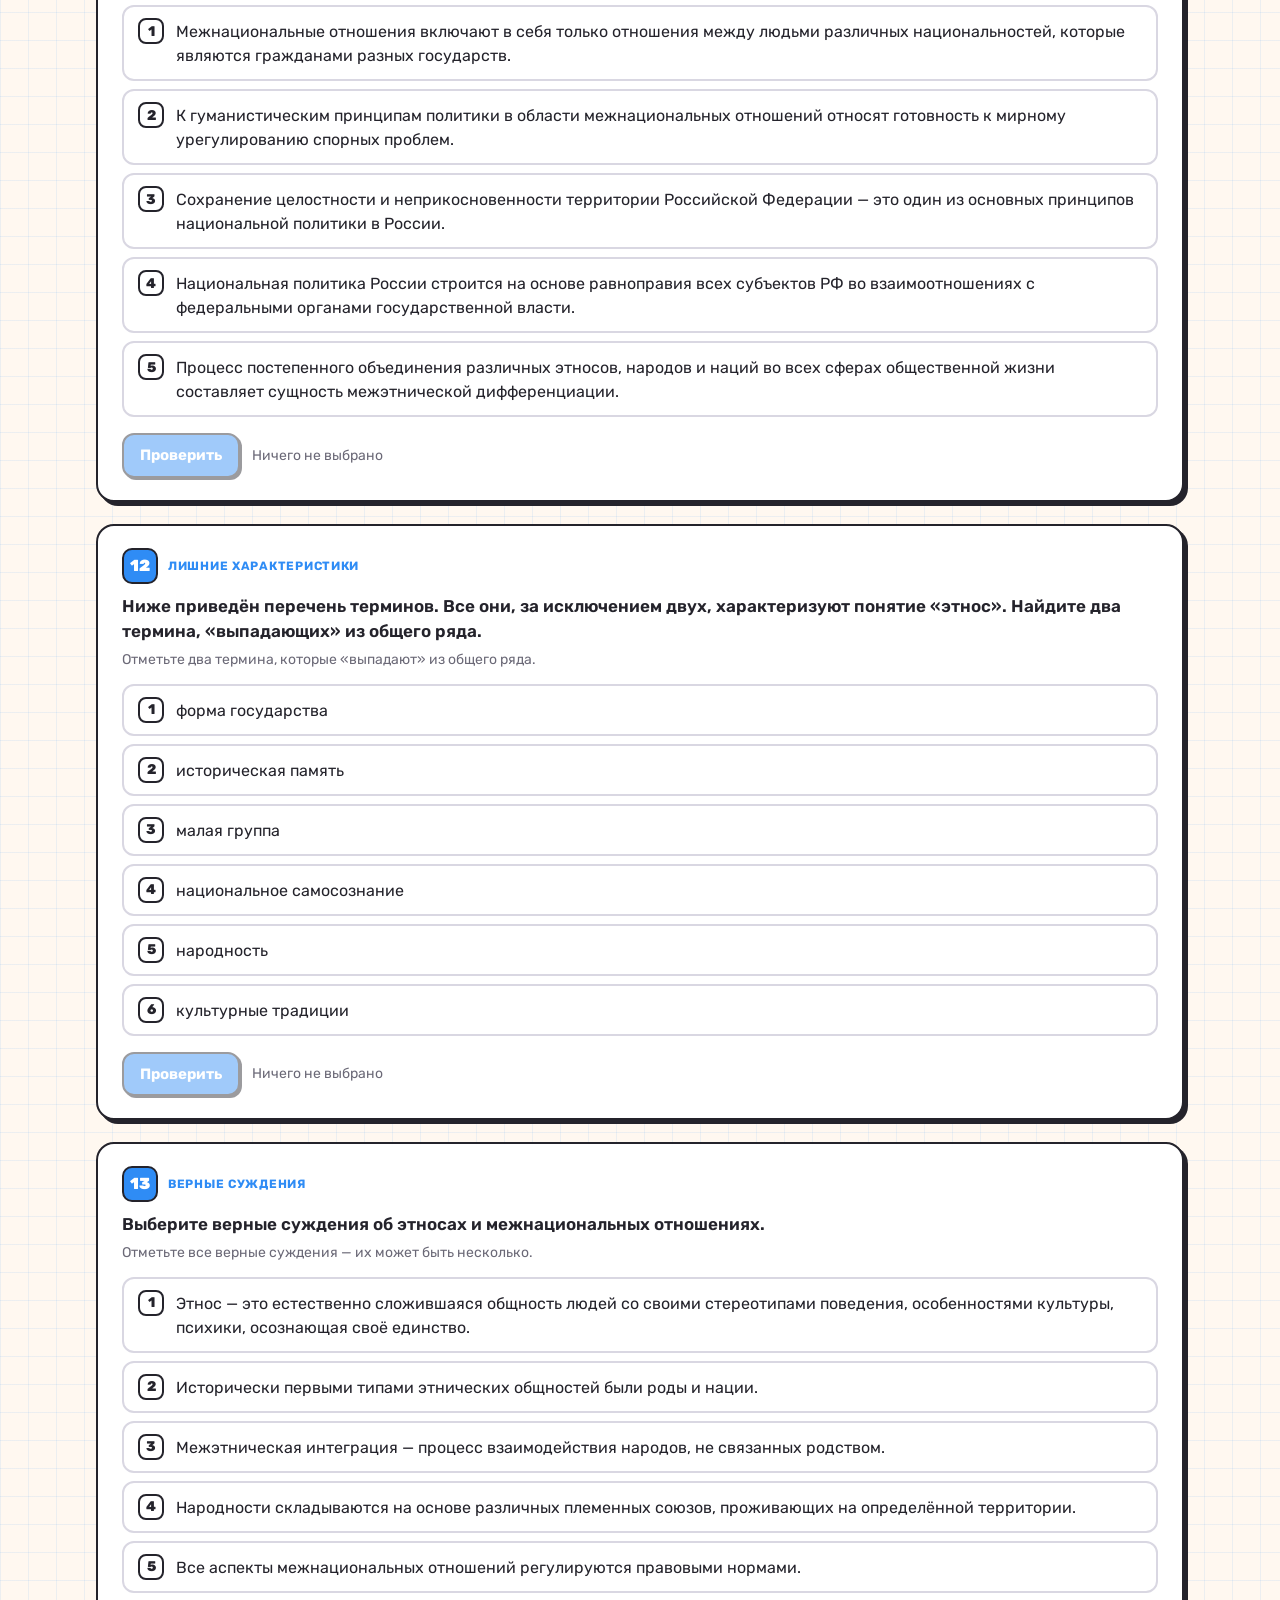
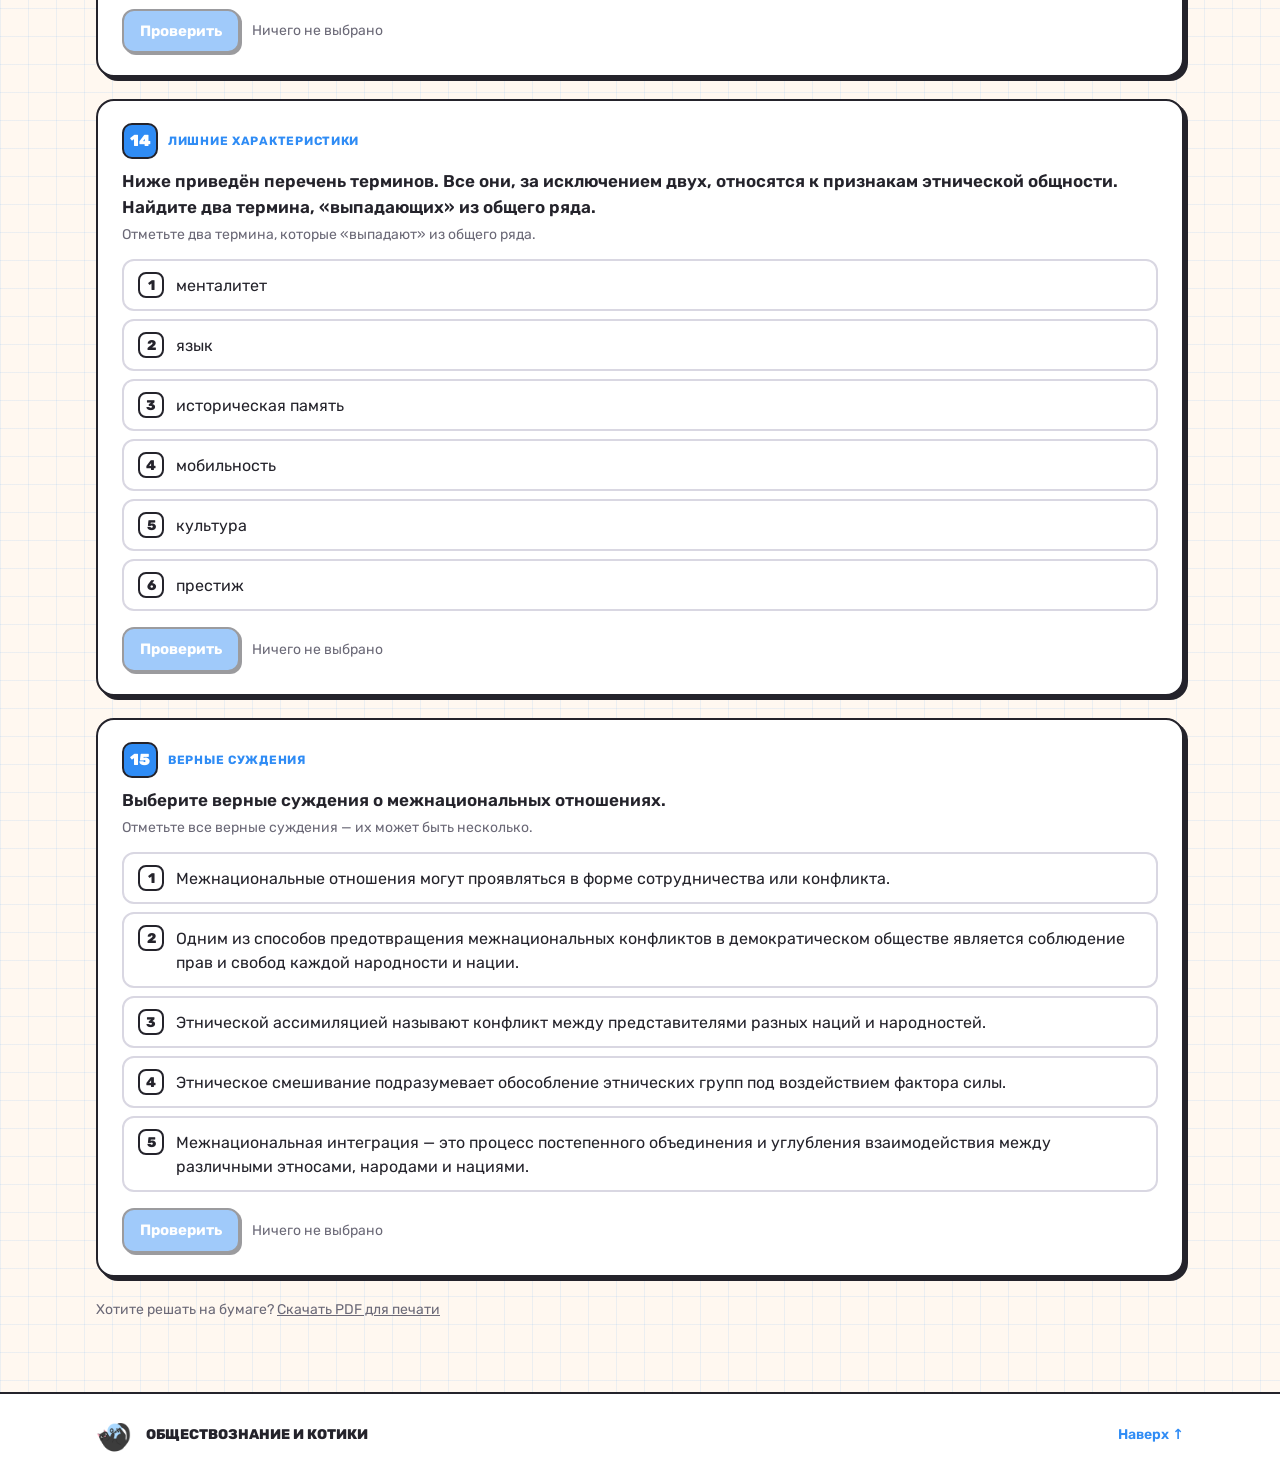
<file: test-baza.html>
<!doctype html>
<html lang="ru">
<head>
<meta charset="utf-8">
<meta name="viewport" content="width=device-width, initial-scale=1">
<title>Тест · База · Этнические отношения · Обществознание и котики</title>
<link rel="icon" href="logo.png">
<link rel="preconnect" href="https://fonts.googleapis.com">
<link rel="preconnect" href="https://fonts.gstatic.com" crossorigin>
<link href="https://fonts.googleapis.com/css2?family=Rubik:wght@400;500;600;700;800;900&family=Caveat:wght@700&display=swap" rel="stylesheet">
<link rel="stylesheet" href="style.css">
</head>
<body>

<header class="top">
  <div class="wrap">
    <a class="brand" href="index.html">
      <img src="logo.png" alt="Логотип «Обществознание и котики»">
      <span><b>Обществознание</b>и котики</span>
    </a>
    <a class="back" href="index.html#homework">← К теме</a>
  </div>
</header>

<main class="wrap">
  <div class="page-hero ">
    <span class="chip">Этнические отношения · ДЗ</span>
    <h1>Тест · База</h1>
    <p>15 заданий первой части. Отмечайте варианты и жмите «Проверить» — сразу увидите, верно или нет, и пояснения.</p>
  </div>

  <div class="progress" aria-live="polite">
    <span>Решено: <b id="cnt">0 из 15</b></span>
    <div class="bar"><i id="bar"></i></div>
    <span class="ok">Верно: <b id="okc">0</b></span>
  </div>

  <div class="q-list" id="q-list"></div>

  <div class="result" id="result">
    <span class="chip">Ваш результат</span>
    <div class="score" id="score"></div>
    <p id="msg"></p>
    <div class="row">
      <button class="btn ghost" type="button" id="restart">Пройти заново</button>
      <a class="btn" href="index.html#homework">← Вернуться к ДЗ</a>
    </div>
  </div>
  <p style="margin-top:22px;font-size:14px;color:var(--muted)">Хотите решать на бумаге? <a href="dz-test-baza.pdf" download>Скачать PDF для печати</a></p>
</main>

<footer>
  <div class="wrap">
    <img src="logo.png" alt="">
    <span>Обществознание и котики</span>
    <a class="up" href="#">Наверх ↑</a>
  </div>
</footer>

<script>
window.TEST = {
 "id": "baza",
 "questions": [
  {
   "type": "sud",
   "text": "Выберите верные суждения об этнических общностях.",
   "opts": [
    "Межнациональная интеграция проявляется в том числе в форме ассимиляции.",
    "Одним из способов гармонизации межнациональных отношений является максимальная изоляция народов.",
    "Межнациональные отношения включают в себя только отношения между людьми различных национальностей, которые являются гражданами одного государства.",
    "К гуманистическим принципам политики в области межнациональных отношений относят готовность к военному урегулированию спорных проблем.",
    "Появление государства предшествовало возникновению наций."
   ],
   "ans": [
    1,
    5
   ],
   "notes": {
    "1": "интеграция — процесс сближения наций и народов. Одна из её форм — ассимиляция: растворение одного этноса или его части в другом, постепенное ослабевание культурной самобытности одного этноса при взаимодействии с другим.",
    "2": "изоляция — процесс разделения, который может приводить к противостоянию наций и этносов, ксенофобии и национальной дискриминации.",
    "3": "межнациональные отношения включают не только отношения внутри одной страны, но и отношения между разными народами и нациями на международной арене.",
    "4": "гуманистическая политика основана на диалоге, толерантности, поиске компромисса и ненасильственных методах решения споров. Военное урегулирование — противоположность гуманизму.",
    "5": "исторически сначала возникали ранние формы этносов (род, племя), затем, с разделением труда и усложнением общества, — государства. Нации сформировались значительно позже, часто в рамках уже существующих государств, которые способствовали их консолидации."
   }
  },
  {
   "type": "sud",
   "text": "Выберите верные суждения о межнациональных отношениях.",
   "opts": [
    "Любые межнациональные отношения законодательно регламентированы.",
    "Этносоциальный конфликт характеризуется состоянием взаимных претензий, противостоянием племён, народов и наций друг другу.",
    "Толерантность представляет собой конфликт между представителями разных наций и народностей.",
    "Одним из способов решения межнациональных конфликтов в тоталитарном или авторитарном обществе является геноцид.",
    "Одной из причин этносоциальных конфликтов является существующее между этносами неравенство в уровне жизни, различное представительство в престижных профессиях, социальных слоях, органах власти."
   ],
   "ans": [
    2,
    4,
    5
   ],
   "notes": {
    "1": "законодательство регулирует лишь публично-правовую сферу. Значительная часть отношений (личное общение, культурные предпочтения, бытовые взаимодействия) остаётся областью морали, традиций и обычаев.",
    "2": "это следует из определения этносоциального конфликта.",
    "3": "толерантность — способность к восприятию иного мировоззрения, обычаев, религии, образа жизни, осознание права всех народов быть разными.",
    "4": "в авторитарных или тоталитарных государствах конфликты могут «искореняться» насильственным путём, в крайних случаях — с помощью геноцида.",
    "5": "это социально-экономические причины этносоциальных конфликтов."
   }
  },
  {
   "type": "sud",
   "text": "Выберите верные суждения о причинах этносоциальных конфликтов.",
   "opts": [
    "К социально-экономическим причинам межэтнических конфликтов относится неравномерное распределение ресурсов между этническими общностями.",
    "Государственно-правовые конфликты возникают исключительно из-за различий в уровне доходов населения.",
    "Политическая дискриминация по национальному признаку может быть причиной этносоциальных конфликтов.",
    "Причиной этносоциальных конфликтов могут быть территориальные споры между народами.",
    "К этносоциальным конфликтам относятся только конфликты, связанные с религиозными противоречиями."
   ],
   "ans": [
    1,
    3,
    4
   ],
   "notes": {
    "1": "это одна из социально-экономических причин конфликтов.",
    "2": "государственно-правовые конфликты возникают из-за стремления этноса к собственной государственности.",
    "3": "политическое неравенство создаёт ощущение несправедливости и ущемления прав, что ведёт к социальной напряжённости и конфликтам.",
    "4": "несовпадение государственных или административных границ с ареалами расселения народов может стать причиной конфликтов.",
    "5": "конфликты могут быть связаны и с социально-экономическими, государственно-правовыми, демографическими и другими причинами."
   }
  },
  {
   "type": "sud",
   "text": "Выберите верные суждения о способах предотвращения этносоциальных конфликтов.",
   "opts": [
    "Создание условий для компактного расселения одной национальности в пределах многонационального государства способствует укреплению межнационального согласия.",
    "В недемократическом обществе межнациональные конфликты разрешаются только с помощью силовых мер.",
    "Проведение переговоров и диалога между сторонами помогает предотвратить и разрешить межнациональные конфликты.",
    "В демократическом обществе борьба с ксенофобией и этническими стереотипами считается важным направлением профилактики конфликтов.",
    "Эффективной мерой предотвращения конфликтов является развитие культурных связей и обмен между народами."
   ],
   "ans": [
    3,
    4,
    5
   ],
   "notes": {
    "1": "обособленное расселение одной группы, особенно в ущерб другим, ведёт к сегрегации и может стать причиной конфликтов.",
    "2": "обратите внимание на слово «только». Правящие режимы могут использовать и другие тактики — пропаганду, ограниченные уступки — для управления конфликтами без прямого насилия.",
    "3": "переговоры позволяют найти компромисс и снизить напряжённость между конфликтующими группами.",
    "4": "ксенофобия и стереотипы — идеологическая основа межнациональной вражды, а их искоренение — профилактическая мера.",
    "5": "культурный обмен разрушает барьеры предрассудков, способствует взаимопониманию и формирует общее социальное пространство."
   }
  },
  {
   "type": "sud",
   "text": "Выберите верные суждения о межнациональных отношениях.",
   "opts": [
    "Межнациональные отношения и их регулирование утратили актуальность в современном обществе.",
    "Тенденция интеграции в межнациональных отношениях ведёт к культурному диалогу и объединению этносоциальных групп.",
    "Господство единой идеологии всегда способствует укреплению межнациональных отношений.",
    "Условием преодоления межнациональных конфликтов является гарантия предоставления прав и свобод человека и гражданина.",
    "К признакам любой этнической общности относят наличие национальной религии."
   ],
   "ans": [
    2,
    4
   ],
   "notes": {
    "1": "в эпоху глобализации миграционные процессы и тесное взаимодействие культур делают регулирование крайне актуальным для сохранения стабильности общества.",
    "2": "интеграция расширяет контакты между народами, способствует взаимному культурному обогащению и формированию общих ценностей.",
    "3": "навязываемая идеология может подавлять культурное разнообразие, вести к протесту и обострению отношений.",
    "4": "соблюдение прав человека для всех граждан независимо от национальности создаёт основу для равенства и справедливости.",
    "5": "религия — необязательный признак этноса. Многие этнические общности включают представителей разных религий."
   }
  },
  {
   "type": "sud",
   "text": "Выберите верные суждения об этнических общностях.",
   "opts": [
    "Племя — группа кровных родственников, ведущих своё происхождение по одной линии.",
    "Народность — исторически сложившаяся общность людей, объединяемая общей территорией, языком, психическим складом, культурой.",
    "Современное человечество представляет собой сложную этническую структуру.",
    "Важную роль в развитии этнического самосознания играют представления об общности происхождения, истории, традиции, обычаи.",
    "Общность языка не является предпосылкой для складывания этноса."
   ],
   "ans": [
    2,
    3,
    4
   ],
   "notes": {
    "1": "здесь дано определение понятия «род», а не «племя».",
    "2": "это следует из определения народности.",
    "3": "современный мир характеризуется многообразием этносов (наций, народностей, племён) и сложной системой связей между ними.",
    "4": "именно эти элементы формируют этническую идентичность и чувство принадлежности к своему народу.",
    "5": "общность языка — одна из важнейших предпосылок и признаков складывания и существования этноса."
   }
  },
  {
   "type": "sud",
   "text": "Выберите три верных суждения о конституционных принципах национальной политики в РФ.",
   "opts": [
    "В основе национальной политики РФ лежит принцип мажоритарной системы.",
    "Главной задачей государственной национальной политики является согласование интересов всех проживающих в стране народов.",
    "РФ обеспечивает правовую и материальную основы для развития всех народов, проживающих в стране, на принципах добровольного, равноправного и взаимовыгодного сотрудничества.",
    "Народы, проживающие в РФ, имеют право на введение национальной валюты.",
    "Одно из направлений национальной политики — развитие федеративных отношений, обеспечивающих гармоничное сочетание самостоятельности субъектов РФ и целостности Российского государства."
   ],
   "ans": [
    2,
    3,
    5
   ],
   "notes": {
    "1": "мажоритарная система — это принцип избирательного права, а не национальной политики.",
    "2": "в многонациональном государстве главная цель — достижение межнационального согласия, гармонизация отношений и создание условий для реализации интересов всех народов в рамках единого государства.",
    "3": "это цель государственной национальной политики.",
    "4": "согласно Конституции РФ (ст. 75), денежной единицей в Российской Федерации является рубль.",
    "5": "это одна из ключевых задач государственной национальной политики."
   },
   "hint": "Отметьте три верных суждения."
  },
  {
   "type": "sud",
   "text": "Выберите верные суждения об этнических общностях и их развитии.",
   "opts": [
    "В современном мире существуют только военные формы этнической ассимиляции.",
    "Этническая общность — это исторически сложившаяся на определённой территории устойчивая совокупность людей, которая обладает общими чертами и особенностями культуры, языка, самосознания.",
    "В числе этнических общностей различают племена, народы.",
    "Разные этнические группы стихийно смешиваются между собой на протяжении многих поколений и в результате образуют одну нацию.",
    "Процесс постепенного объединения различных этносов, народов и наций через сферы общественной жизни составляет сущность межэтнической дифференциации."
   ],
   "ans": [
    2,
    3,
    4
   ],
   "notes": {
    "1": "ассимиляция может быть как насильственной, так и естественной (стихийное смешение через браки, культурное влияние).",
    "2": "это определение этноса.",
    "3": "это виды этносов наряду с родом и нацией.",
    "4": "это проявление национальной интеграции — постепенного сближения различных этносов, народов и наций в экономической, политической, культурной жизни.",
    "5": "это сущность межэтнической интеграции, а дифференциация означает разделение и обособление."
   }
  },
  {
   "type": "sud",
   "text": "Выберите верные суждения об этнических общностях.",
   "opts": [
    "В Российской Федерации каждый имеет право на пользование родным языком, на свободный выбор языка общения, воспитания, обучения и творчества.",
    "Межнациональная интеграция подразумевает сближение народов, укрепление связей между ними, взаимовлияние и взаимообогащение культур разных этносов.",
    "К наиболее древним этническим общностям относятся нации.",
    "Важнейшей предпосылкой формирования этноса является общность территории.",
    "Признаком этнической общности служат общие политические предпочтения."
   ],
   "ans": [
    1,
    2,
    4
   ],
   "notes": {
    "1": "это право закреплено в статье 26 Конституции РФ.",
    "2": "это сущность интеграции, которая обогащает народы через диалог культур.",
    "3": "древнейшие этнические общности — род и племя; нация — более поздняя ступень развития этноса.",
    "4": "этнос исторически складывается на определённой территории — это существенный фактор его возникновения.",
    "5": "этническая общность характеризуется общностью языка, культуры, самосознания, исторической судьбы, а не политическими предпочтениями."
   }
  },
  {
   "type": "sud",
   "text": "Выберите верные суждения об этнических общностях.",
   "opts": [
    "К числу признаков этноса относят язык, общую историческую память, обычаи и традиции.",
    "Этнической общностью называют сложившуюся в определённом государстве демографическую группу.",
    "Видами этнических общностей являются племя, народность, нация.",
    "Члены любой этнической общности обладают сходными политическими воззрениями и толерантным отношением к культуре других этносов.",
    "При формировании этноса значительную роль играет общность территории и общий язык."
   ],
   "ans": [
    1,
    3,
    5
   ],
   "notes": {
    "1": "этнос характеризуется общностью языка, культуры, исторической судьбы.",
    "2": "этническая общность выделяется по культурно-историческим признакам, а не по демографическим.",
    "3": "это основные исторические формы этноса.",
    "4": "политические взгляды могут различаться, а толерантность не является обязательным признаком этноса.",
    "5": "это важнейшие предпосылки возникновения этноса."
   }
  },
  {
   "type": "sud",
   "text": "Выберите верные суждения о межнациональных отношениях и национальной политике в России.",
   "opts": [
    "Межнациональные отношения включают в себя только отношения между людьми различных национальностей, которые являются гражданами разных государств.",
    "К гуманистическим принципам политики в области межнациональных отношений относят готовность к мирному урегулированию спорных проблем.",
    "Сохранение целостности и неприкосновенности территории Российской Федерации — это один из основных принципов национальной политики в России.",
    "Национальная политика России строится на основе равноправия всех субъектов РФ во взаимоотношениях с федеральными органами государственной власти.",
    "Процесс постепенного объединения различных этносов, народов и наций во всех сферах общественной жизни составляет сущность межэтнической дифференциации."
   ],
   "ans": [
    2,
    3,
    4
   ],
   "notes": {
    "1": "межнациональные отношения включают и отношения внутри одного государства между разными этносами — на межличностном и межгрупповом уровне.",
    "2": "это один из гуманистических принципов наряду с отказом от насилия и признанием прав человека важнейшей ценностью.",
    "3": "это закреплено как принцип сохранения исторически сложившейся целостности РФ.",
    "4": "это один из конституционных принципов национальной политики и федеративного устройства РФ.",
    "5": "это сущность межэтнической интеграции, а дифференциация означает разъединение и обособление."
   }
  },
  {
   "type": "extra",
   "text": "Ниже приведён перечень терминов. Все они, за исключением двух, характеризуют понятие «этнос». Найдите два термина, «выпадающих» из общего ряда.",
   "opts": [
    "форма государства",
    "историческая память",
    "малая группа",
    "национальное самосознание",
    "народность",
    "культурные традиции"
   ],
   "ans": [
    1,
    3
   ],
   "notes": {
    "1": "это политико-территориальная характеристика государства (форма правления, территориальное устройство, политический режим), а не этноса.",
    "2": "общее представление о происхождении и истории.",
    "3": "это небольшая по численности социальная группа (семья, компания друзей), а этнос — большая социальная общность.",
    "4": "осознание принадлежности к этносу.",
    "5": "один из видов этноса (род → племя → народность → нация).",
    "6": "объединяющие обычаи, обряды, нормы."
   }
  },
  {
   "type": "sud",
   "text": "Выберите верные суждения об этносах и межнациональных отношениях.",
   "opts": [
    "Этнос — это естественно сложившаяся общность людей со своими стереотипами поведения, особенностями культуры, психики, осознающая своё единство.",
    "Исторически первыми типами этнических общностей были роды и нации.",
    "Межэтническая интеграция — процесс взаимодействия народов, не связанных родством.",
    "Народности складываются на основе различных племенных союзов, проживающих на определённой территории.",
    "Все аспекты межнациональных отношений регулируются правовыми нормами."
   ],
   "ans": [
    1,
    3,
    4
   ],
   "notes": {
    "1": "соответствует определению этноса как исторически сложившейся общности с общностью культуры, языка, психологического склада и самосознания.",
    "2": "первыми были род и племя, нация — более поздняя форма.",
    "3": "интеграция подразумевает сближение разных этносов через диалог культур и взаимовлияние — независимо от родства.",
    "4": "народность возникает из межплеменных связей и смешения племён.",
    "5": "многие аспекты регулируются также обычаями, традициями, моралью."
   }
  },
  {
   "type": "extra",
   "text": "Ниже приведён перечень терминов. Все они, за исключением двух, относятся к признакам этнической общности. Найдите два термина, «выпадающих» из общего ряда.",
   "opts": [
    "менталитет",
    "язык",
    "историческая память",
    "мобильность",
    "культура",
    "престиж"
   ],
   "ans": [
    4,
    6
   ],
   "notes": {
    "1": "психологический склад, присущий этносу.",
    "2": "важнейший признак этнической общности.",
    "3": "общая историческая судьба формирует этническое самосознание.",
    "4": "это социальные перемещения людей и групп в рамках социальной структуры.",
    "5": "совокупность материальных и духовных ценностей этноса.",
    "6": "это общественная оценка значимости положения или профессии."
   }
  },
  {
   "type": "sud",
   "text": "Выберите верные суждения о межнациональных отношениях.",
   "opts": [
    "Межнациональные отношения могут проявляться в форме сотрудничества или конфликта.",
    "Одним из способов предотвращения межнациональных конфликтов в демократическом обществе является соблюдение прав и свобод каждой народности и нации.",
    "Этнической ассимиляцией называют конфликт между представителями разных наций и народностей.",
    "Этническое смешивание подразумевает обособление этнических групп под воздействием фактора силы.",
    "Межнациональная интеграция — это процесс постепенного объединения и углубления взаимодействия между различными этносами, народами и нациями."
   ],
   "ans": [
    1,
    2,
    5
   ],
   "notes": {
    "1": "это соответствует диалогу культур (интеграции) и межэтническим конфликтам.",
    "2": "это применение правовых механизмов и обеспечение равенства прав.",
    "3": "ассимиляция — процесс утраты этнических черт и слияния с другой культурой, а не конфликт.",
    "4": "смешивание предполагает взаимодействие и слияние, то есть интеграцию; обособление под воздействием силы — проявление дифференциации.",
    "5": "это сущность интеграции через диалог культур."
   }
  }
 ]
};
</script>
<script src="test.js"></script>
</body>
</html>
</file>
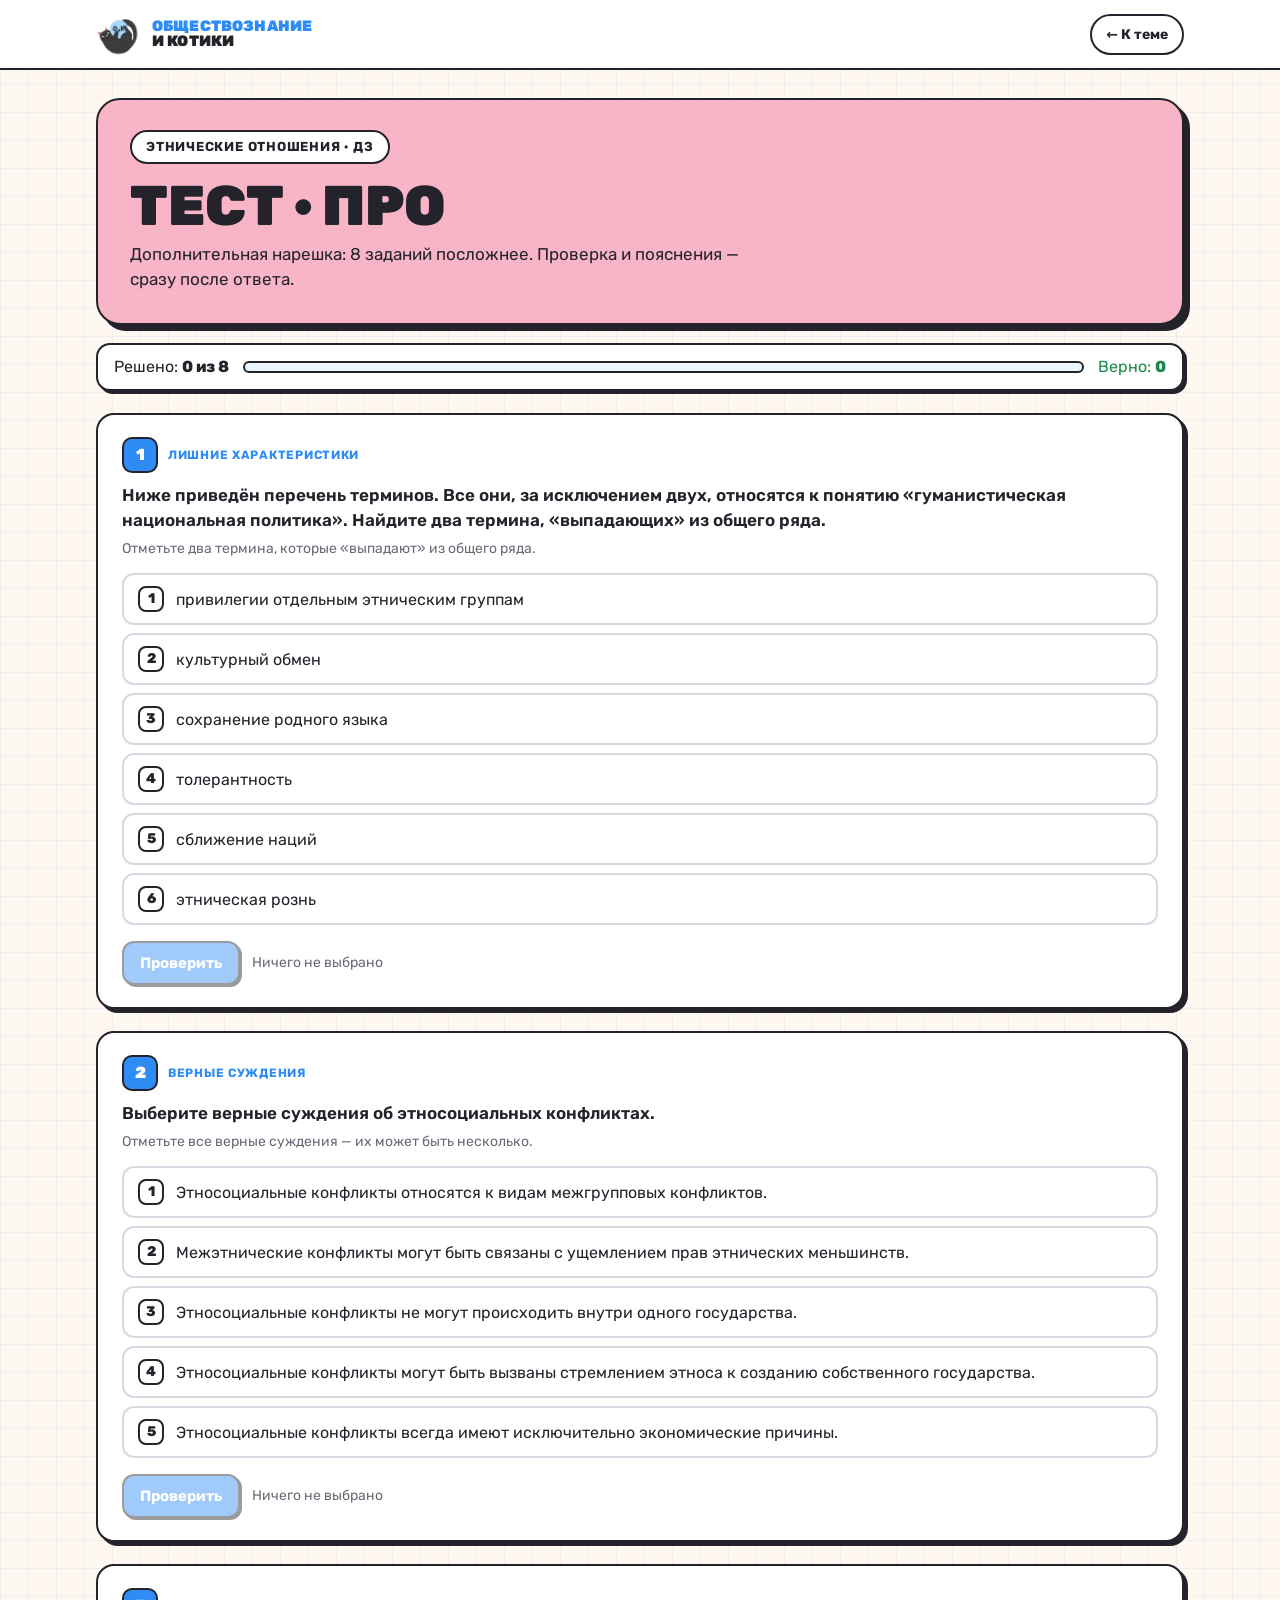
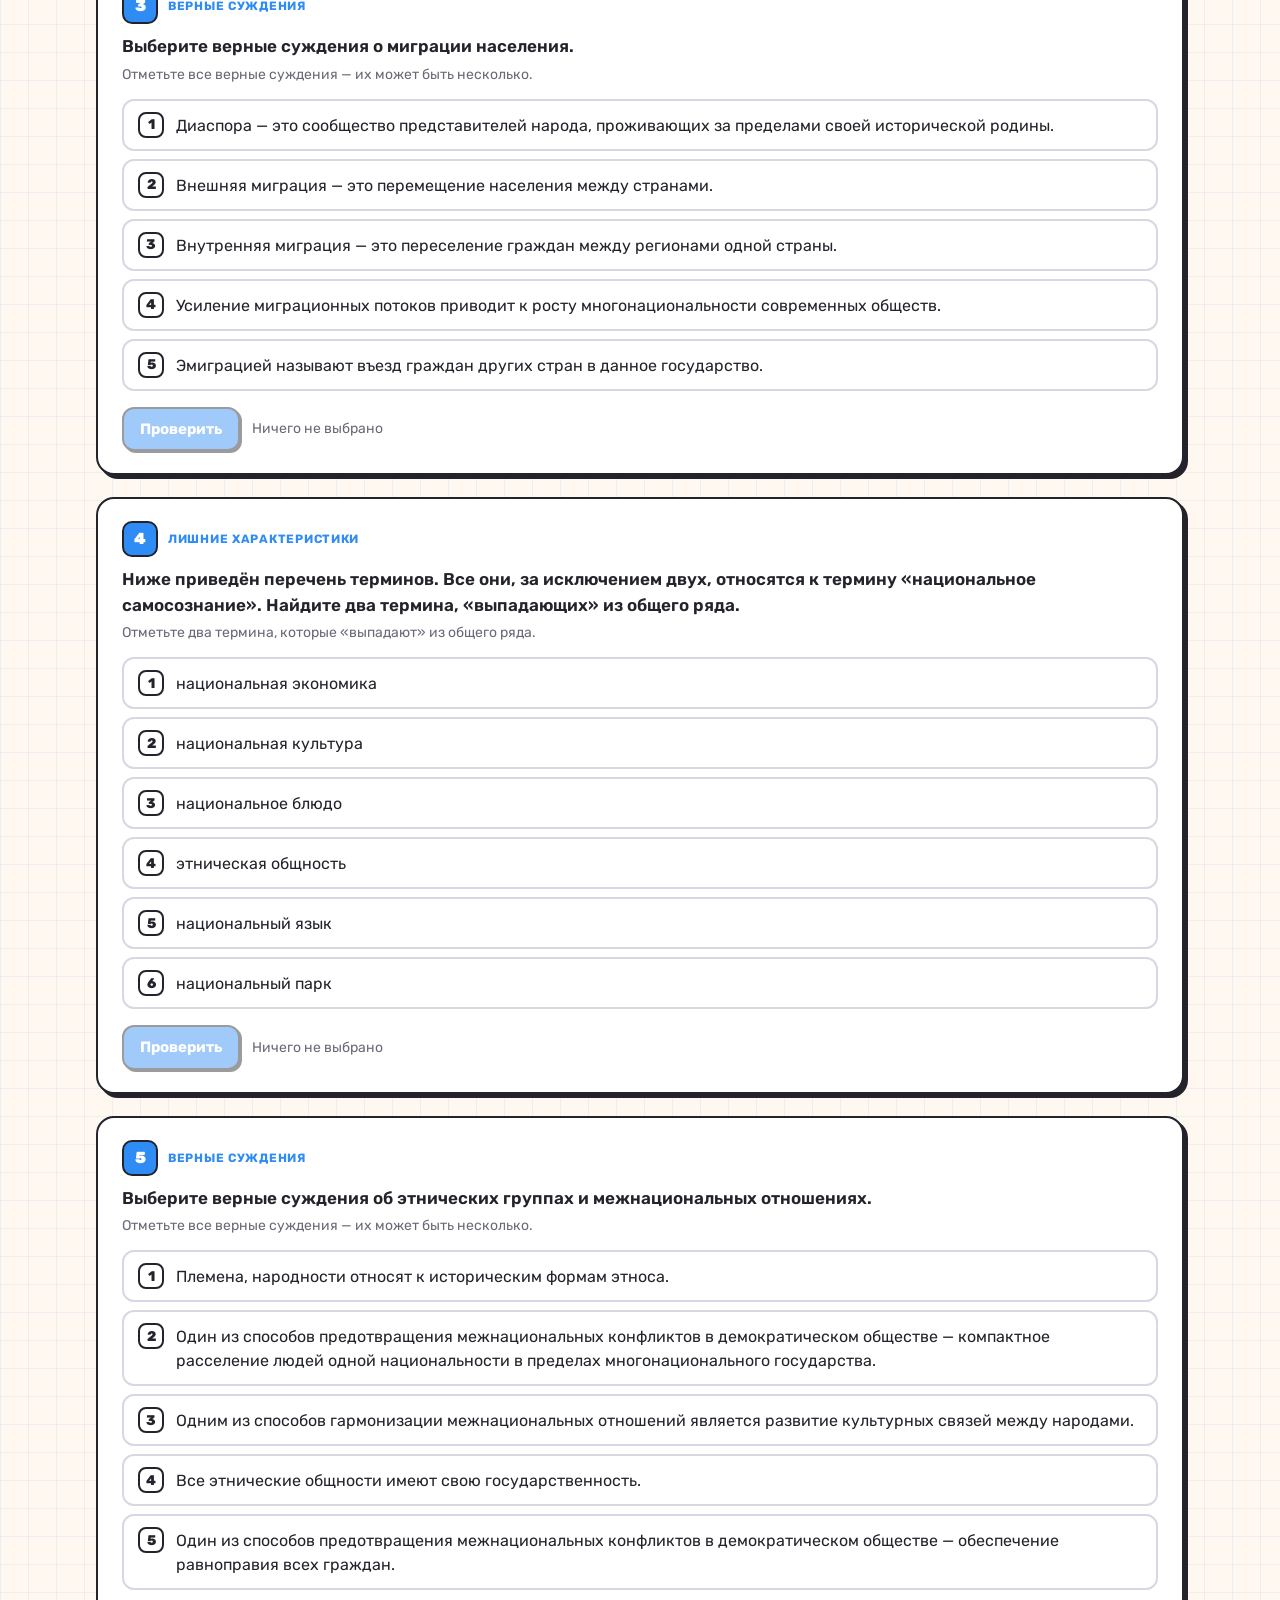
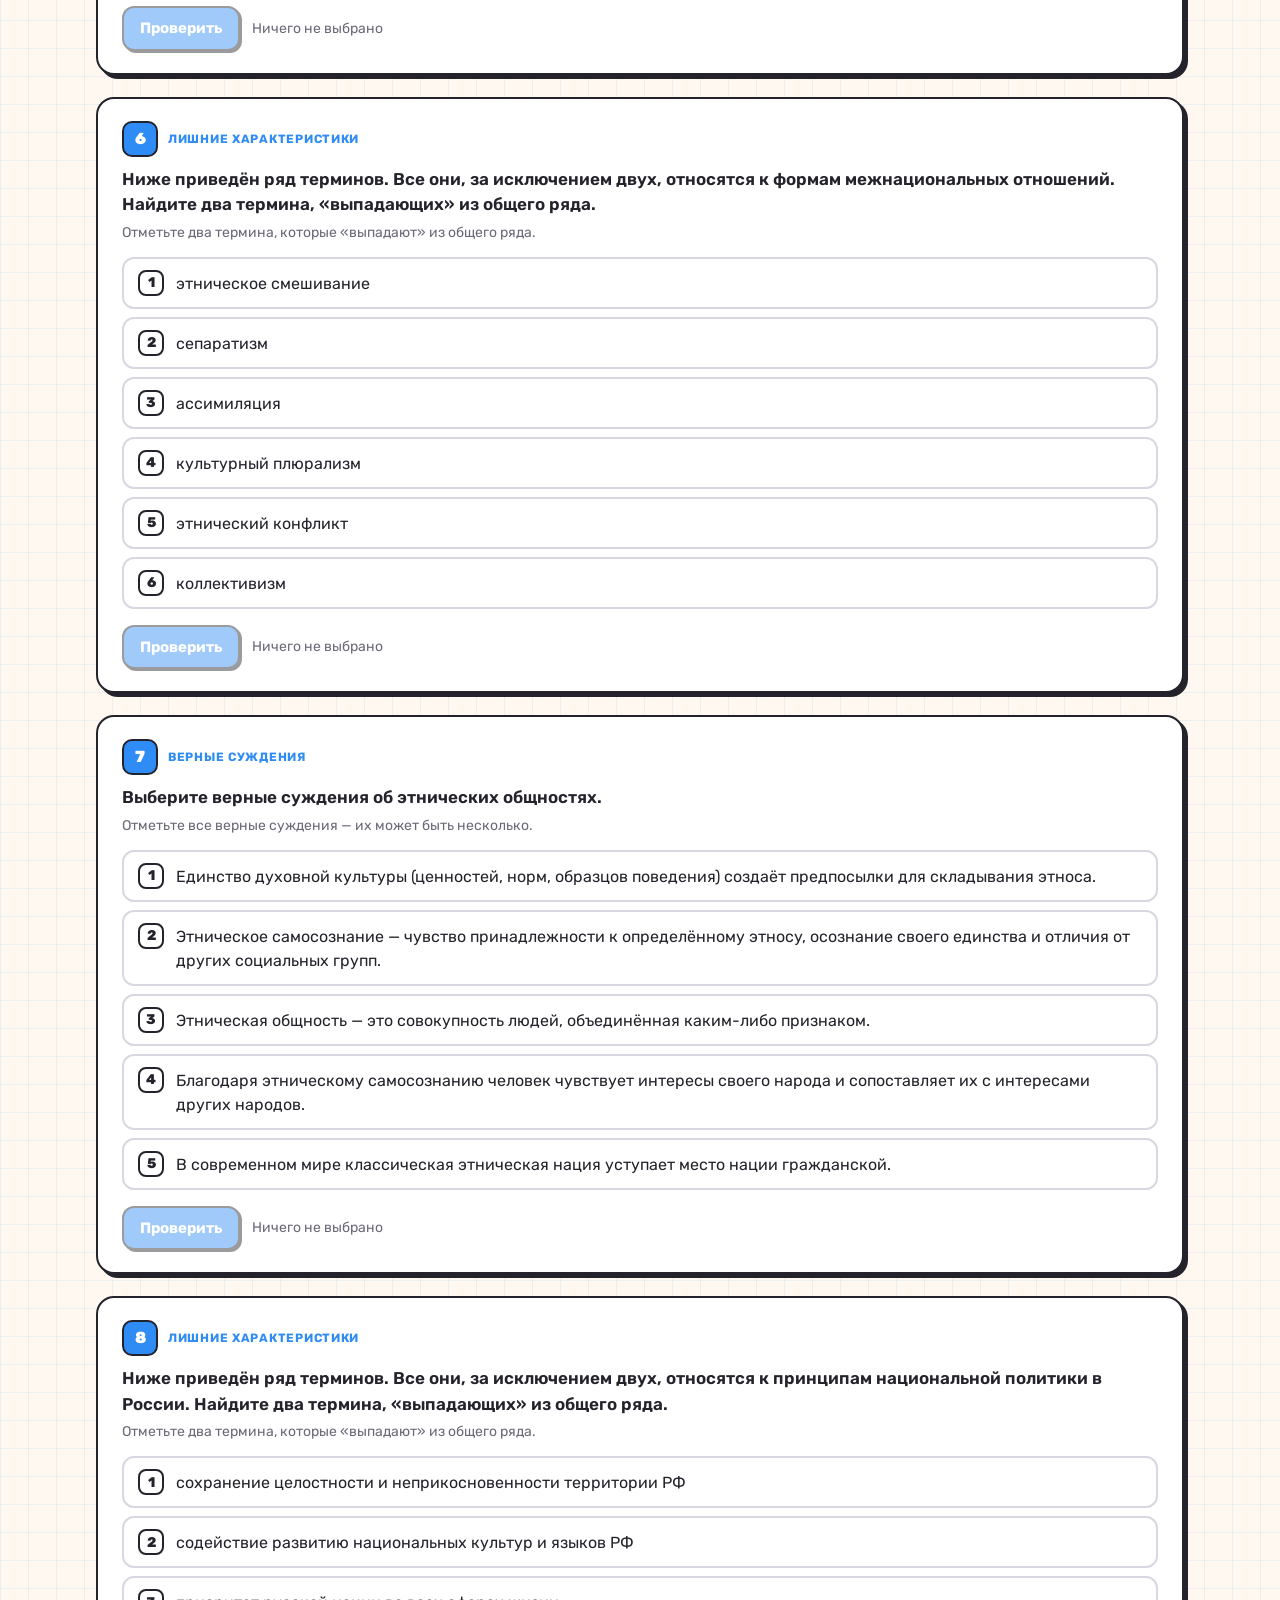
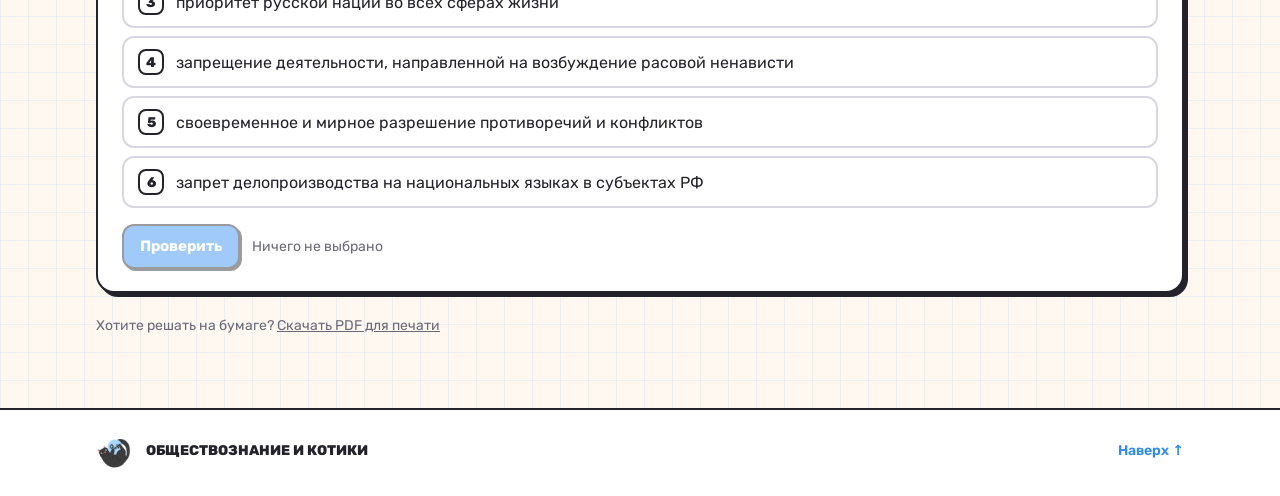
<file: test-pro.html>
<!doctype html>
<html lang="ru">
<head>
<meta charset="utf-8">
<meta name="viewport" content="width=device-width, initial-scale=1">
<title>Тест · Про · Этнические отношения · Обществознание и котики</title>
<link rel="icon" href="logo.png">
<link rel="preconnect" href="https://fonts.googleapis.com">
<link rel="preconnect" href="https://fonts.gstatic.com" crossorigin>
<link href="https://fonts.googleapis.com/css2?family=Rubik:wght@400;500;600;700;800;900&family=Caveat:wght@700&display=swap" rel="stylesheet">
<link rel="stylesheet" href="style.css">
</head>
<body>

<header class="top">
  <div class="wrap">
    <a class="brand" href="index.html">
      <img src="logo.png" alt="Логотип «Обществознание и котики»">
      <span><b>Обществознание</b>и котики</span>
    </a>
    <a class="back" href="index.html#homework">← К теме</a>
  </div>
</header>

<main class="wrap">
  <div class="page-hero pink">
    <span class="chip">Этнические отношения · ДЗ</span>
    <h1>Тест · Про</h1>
    <p>Дополнительная нарешка: 8 заданий посложнее. Проверка и пояснения — сразу после ответа.</p>
  </div>

  <div class="progress" aria-live="polite">
    <span>Решено: <b id="cnt">0 из 8</b></span>
    <div class="bar"><i id="bar"></i></div>
    <span class="ok">Верно: <b id="okc">0</b></span>
  </div>

  <div class="q-list" id="q-list"></div>

  <div class="result" id="result">
    <span class="chip">Ваш результат</span>
    <div class="score" id="score"></div>
    <p id="msg"></p>
    <div class="row">
      <button class="btn ghost" type="button" id="restart">Пройти заново</button>
      <a class="btn" href="index.html#homework">← Вернуться к ДЗ</a>
    </div>
  </div>
  <p style="margin-top:22px;font-size:14px;color:var(--muted)">Хотите решать на бумаге? <a href="dz-test-pro.pdf" download>Скачать PDF для печати</a></p>
</main>

<footer>
  <div class="wrap">
    <img src="logo.png" alt="">
    <span>Обществознание и котики</span>
    <a class="up" href="#">Наверх ↑</a>
  </div>
</footer>

<script>
window.TEST = {
 "id": "pro",
 "questions": [
  {
   "type": "extra",
   "text": "Ниже приведён перечень терминов. Все они, за исключением двух, относятся к понятию «гуманистическая национальная политика». Найдите два термина, «выпадающих» из общего ряда.",
   "opts": [
    "привилегии отдельным этническим группам",
    "культурный обмен",
    "сохранение родного языка",
    "толерантность",
    "сближение наций",
    "этническая рознь"
   ],
   "ans": [
    1,
    6
   ],
   "notes": {
    "1": "противоречат принципу равноправия народов.",
    "6": "проявление нетерпимого, неуважительного отношения к человеку или группе людей по национальным или иным признакам — противоречит гуманистической национальной политике."
   },
   "explain": "Гуманистическая национальная политика ориентирована на равенство, уважение и диалог между народами. Остальные пункты отражают принципы уважения и интеграции многообразия."
  },
  {
   "type": "sud",
   "text": "Выберите верные суждения об этносоциальных конфликтах.",
   "opts": [
    "Этносоциальные конфликты относятся к видам межгрупповых конфликтов.",
    "Межэтнические конфликты могут быть связаны с ущемлением прав этнических меньшинств.",
    "Этносоциальные конфликты не могут происходить внутри одного государства.",
    "Этносоциальные конфликты могут быть вызваны стремлением этноса к созданию собственного государства.",
    "Этносоциальные конфликты всегда имеют исключительно экономические причины."
   ],
   "ans": [
    1,
    2,
    4
   ],
   "notes": {
    "1": "это форма межгруппового противостояния этносов, выражающаяся во взаимных претензиях и открытом противостоянии.",
    "2": "дискриминация и ущемление прав по этническому признаку — одна из причин, порождающих конфликт.",
    "3": "подавляющее большинство этносоциальных конфликтов происходит внутри границ одного государства.",
    "4": "стремление к самоопределению и созданию собственного государства — классическая государственно-правовая причина этносоциальных конфликтов.",
    "5": "причины могут быть социально-экономическими, политическими, государственно-правовыми, религиозными и т. д."
   }
  },
  {
   "type": "sud",
   "text": "Выберите верные суждения о миграции населения.",
   "opts": [
    "Диаспора — это сообщество представителей народа, проживающих за пределами своей исторической родины.",
    "Внешняя миграция — это перемещение населения между странами.",
    "Внутренняя миграция — это переселение граждан между регионами одной страны.",
    "Усиление миграционных потоков приводит к росту многонациональности современных обществ.",
    "Эмиграцией называют въезд граждан других стран в данное государство."
   ],
   "ans": [
    1,
    2,
    3,
    4
   ],
   "notes": {
    "1": "это следует из определения понятия «диаспора».",
    "2": "это следует из определения внешней миграции.",
    "3": "это следует из определения внутренней миграции.",
    "4": "многонациональность стран возрастает из-за усиления миграционных потоков.",
    "5": "здесь дано определение иммиграции, а эмиграция — выезд из страны для жизни в другой стране по экономическим, политическим, личным обстоятельствам."
   }
  },
  {
   "type": "extra",
   "text": "Ниже приведён перечень терминов. Все они, за исключением двух, относятся к термину «национальное самосознание». Найдите два термина, «выпадающих» из общего ряда.",
   "opts": [
    "национальная экономика",
    "национальная культура",
    "национальное блюдо",
    "этническая общность",
    "национальный язык",
    "национальный парк"
   ],
   "ans": [
    1,
    6
   ],
   "notes": {
    "1": "это хозяйственная система страны, экономическое понятие, а не элемент самосознания народа.",
    "2": "ключевая основа идентичности.",
    "4": "группа, осознающая своё единство как этнос.",
    "5": "ключевая основа идентичности.",
    "6": "это охраняемая природная территория — понятие из сферы экологии и туризма."
   }
  },
  {
   "type": "sud",
   "text": "Выберите верные суждения об этнических группах и межнациональных отношениях.",
   "opts": [
    "Племена, народности относят к историческим формам этноса.",
    "Один из способов предотвращения межнациональных конфликтов в демократическом обществе — компактное расселение людей одной национальности в пределах многонационального государства.",
    "Одним из способов гармонизации межнациональных отношений является развитие культурных связей между народами.",
    "Все этнические общности имеют свою государственность.",
    "Один из способов предотвращения межнациональных конфликтов в демократическом обществе — обеспечение равноправия всех граждан."
   ],
   "ans": [
    1,
    3,
    5
   ],
   "notes": {
    "1": "это исторические типы этноса наряду с родом и нацией.",
    "2": "такая изоляция не предотвращает конфликты, а может усиливать дифференциацию и сепаратизм.",
    "3": "это способствует диалогу культур.",
    "4": "многие этнические общности не имеют собственного государства.",
    "5": "это применение правовых механизмов и равенство прав независимо от национальности."
   }
  },
  {
   "type": "extra",
   "text": "Ниже приведён ряд терминов. Все они, за исключением двух, относятся к формам межнациональных отношений. Найдите два термина, «выпадающих» из общего ряда.",
   "opts": [
    "этническое смешивание",
    "сепаратизм",
    "ассимиляция",
    "культурный плюрализм",
    "этнический конфликт",
    "коллективизм"
   ],
   "ans": [
    2,
    6
   ],
   "notes": {
    "1": "стихийное смешивание разных этнических групп на протяжении многих поколений.",
    "2": "это стремление части государства отделиться от него, а не форма межнациональных отношений.",
    "3": "почти полное растворение одного народа в другом.",
    "4": "многонациональное государство, в котором соблюдаются права и свободы каждой народности и нации.",
    "5": "конфликтное взаимодействие наций.",
    "6": "это принцип, согласно которому интересы общества ставятся выше интересов отдельного человека."
   }
  },
  {
   "type": "sud",
   "text": "Выберите верные суждения об этнических общностях.",
   "opts": [
    "Единство духовной культуры (ценностей, норм, образцов поведения) создаёт предпосылки для складывания этноса.",
    "Этническое самосознание — чувство принадлежности к определённому этносу, осознание своего единства и отличия от других социальных групп.",
    "Этническая общность — это совокупность людей, объединённая каким-либо признаком.",
    "Благодаря этническому самосознанию человек чувствует интересы своего народа и сопоставляет их с интересами других народов.",
    "В современном мире классическая этническая нация уступает место нации гражданской."
   ],
   "ans": [
    1,
    2,
    4,
    5
   ],
   "notes": {
    "1": "общие ценности, нормы и образцы поведения объединяют людей в устойчивую общность.",
    "2": "этническое самосознание определяет осознание человеком своего единства с конкретным народом и отличия от других групп.",
    "3": "это определение социальной группы, а не этнической общности.",
    "4": "этническое самосознание — чувство принадлежности к своему народу, осознание общих ценностей, языка и отличия от других групп.",
    "5": "в современном мире формируется гражданская нация — сообщество людей, объединённых общими ценностями вне зависимости от национальной принадлежности."
   }
  },
  {
   "type": "extra",
   "text": "Ниже приведён ряд терминов. Все они, за исключением двух, относятся к принципам национальной политики в России. Найдите два термина, «выпадающих» из общего ряда.",
   "opts": [
    "сохранение целостности и неприкосновенности территории РФ",
    "содействие развитию национальных культур и языков РФ",
    "приоритет русской нации во всех сферах жизни",
    "запрещение деятельности, направленной на возбуждение расовой ненависти",
    "своевременное и мирное разрешение противоречий и конфликтов",
    "запрет делопроизводства на национальных языках в субъектах РФ"
   ],
   "ans": [
    3,
    6
   ],
   "notes": {
    "3": "противоречит принципу равноправия народов.",
    "6": "противоречит праву субъектов РФ использовать национальные языки."
   },
   "explain": "Остальные пункты (1, 2, 4, 5) отражают конституционные принципы государственной национальной политики РФ: равноправие, сохранение целостности страны, развитие культур и предотвращение конфликтов."
  }
 ]
};
</script>
<script src="test.js"></script>
</body>
</html>
</file>
<file: style.css>
/* ===== Цвета курса — меняются здесь ===== */
:root{
  --blue:#2f8cf5;        /* основной синий */
  --blue-soft:#a9d8ff;   /* светло-голубой */
  --blue-pale:#eaf5ff;
  --pink:#f9b5c8;        /* розовый акцент */
  --pink-deep:#e8789a;
  --cream:#fff8f0;       /* фон страницы */
  --ink:#24232b;         /* текст и обводки */
  --muted:#6b6977;
  --card:#ffffff;
  --grid:rgba(47,140,245,.09);
  --radius:18px;
}
*{box-sizing:border-box}
html{scroll-behavior:smooth;scroll-padding-top:84px}
body{
  margin:0;font-family:Rubik,system-ui,sans-serif;color:var(--ink);line-height:1.5;
  background-color:var(--cream);
  background-image:linear-gradient(var(--grid) 1px,transparent 1px),linear-gradient(90deg,var(--grid) 1px,transparent 1px);
  background-size:28px 28px;
}
a{color:inherit}
img{max-width:100%;display:block}
.wrap{max-width:1120px;margin:0 auto;padding:0 16px}

/* ===== шапка ===== */
.top{position:sticky;top:0;z-index:20;background:rgba(255,255,255,.92);backdrop-filter:blur(8px);border-bottom:2px solid var(--ink)}
.top .wrap{display:flex;align-items:center;gap:20px;height:68px}
.brand{display:flex;align-items:center;gap:10px;text-decoration:none;flex-shrink:0}
.brand img{width:46px;height:46px}
.brand span{font-weight:900;text-transform:uppercase;line-height:1;font-size:15px;letter-spacing:.01em}
.brand span b{color:var(--blue);display:block;font-weight:900}
.nav{display:flex;gap:4px;margin-left:auto;overflow-x:auto;scrollbar-width:none}
.nav::-webkit-scrollbar{display:none}
.nav a{text-decoration:none;font-weight:600;font-size:14px;padding:8px 12px;border-radius:999px;white-space:nowrap}
.nav a:hover{background:var(--blue-pale)}
.nav a.cta{background:var(--pink);border:2px solid var(--ink)}
@media (max-width:860px){.nav a:not(.cta){display:none}}

/* ===== обложка темы ===== */
.hero{margin:32px 0 12px;background:var(--blue);color:#fff;border:2px solid var(--ink);border-radius:28px;padding:44px 40px 36px;position:relative;overflow:hidden;box-shadow:6px 6px 0 var(--ink)}
.hero::before{content:"";position:absolute;inset:0;background:radial-gradient(circle at 85% 20%,rgba(255,255,255,.28),transparent 45%),repeating-conic-gradient(from 0deg at 100% 0%,rgba(255,255,255,.07) 0 6deg,transparent 6deg 12deg);pointer-events:none}
.hero > *{position:relative}
.chip{display:inline-block;font-weight:700;font-size:13px;text-transform:uppercase;letter-spacing:.06em;background:#fff;color:var(--ink);border:2px solid var(--ink);border-radius:999px;padding:5px 14px}
.hero h1{font-size:clamp(38px,7vw,78px);line-height:.95;font-weight:900;text-transform:uppercase;margin:18px 0 16px;letter-spacing:-.01em;text-shadow:3px 3px 0 rgba(36,35,43,.25)}
.hero h1 em{font-style:normal;display:inline-block;background:var(--pink);color:var(--ink);padding:0 .18em;border-radius:12px;transform:rotate(-1.5deg)}
.hero p{max-width:560px;font-size:18px;margin:0 0 26px;opacity:.95}
.hero .cat{position:absolute;right:28px;bottom:-14px;width:200px;transform:rotate(8deg);filter:drop-shadow(4px 4px 0 rgba(36,35,43,.35))}
@media (max-width:760px){.hero{padding:30px 22px 26px}.hero .cat{width:72px;right:16px;top:18px;bottom:auto}.hero p{font-size:16px;padding-right:0}}
.jumps{display:flex;flex-wrap:wrap;gap:8px;max-width:780px}
.jumps a{display:flex;align-items:center;gap:8px;text-decoration:none;background:rgba(255,255,255,.16);border:2px solid rgba(255,255,255,.7);border-radius:999px;padding:6px 14px 6px 6px;font-weight:600;font-size:14px;transition:background .15s}
.jumps a:hover{background:rgba(255,255,255,.3)}
.jumps a i{font-style:normal;width:24px;height:24px;border-radius:50%;background:#fff;color:var(--blue);display:grid;place-items:center;font-weight:800;font-size:13px}
.jumps a.live i{background:var(--pink);color:var(--ink)}

/* ===== разделы ===== */
section{padding:48px 0 8px}
.sec-head{display:flex;align-items:flex-end;gap:16px;margin-bottom:22px;flex-wrap:wrap}
.num{font-weight:900;font-size:15px;background:var(--pink);border:2px solid var(--ink);border-radius:12px;padding:6px 10px;transform:rotate(-4deg);box-shadow:2px 2px 0 var(--ink)}
.sec-head h2{margin:0;font-size:clamp(26px,4vw,38px);font-weight:900;text-transform:uppercase;line-height:1}
.sec-head p{margin:0 0 2px;color:var(--muted);flex-basis:100%;font-size:16px}
.hand{font-family:Caveat,cursive;font-size:24px;color:var(--pink-deep);line-height:1}

.grid{display:grid;gap:20px;grid-template-columns:repeat(auto-fill,minmax(300px,1fr))}
.card{background:var(--card);border:2px solid var(--ink);border-radius:var(--radius);box-shadow:4px 4px 0 var(--ink);overflow:hidden;display:flex;flex-direction:column;transition:transform .15s,box-shadow .15s}
.card:hover{transform:translate(-2px,-2px);box-shadow:6px 6px 0 var(--ink)}

/* видео */
.video .player{aspect-ratio:16/9;background:#111;border-bottom:2px solid var(--ink)}
.video iframe{width:100%;height:100%;border:0;display:block}
.video .body{padding:16px 18px 18px;display:flex;align-items:center;gap:14px}
.video .n{flex-shrink:0;width:40px;height:40px;border-radius:12px;background:var(--blue);color:#fff;font-weight:900;display:grid;place-items:center;border:2px solid var(--ink);font-size:18px}
.video h3{margin:0;font-size:18px;line-height:1.2}
.video a.ext{font-size:13px;color:var(--blue);font-weight:600;text-decoration:none}
.video a.ext:hover{text-decoration:underline}

/* файлы */
.file .cover{aspect-ratio:16/10;overflow:hidden;border-bottom:2px solid var(--ink);background:var(--blue-pale);position:relative}
.file .cover img{width:100%;height:auto;object-position:top}
.file .tag{position:absolute;left:12px;top:12px;background:#fff;border:2px solid var(--ink);border-radius:999px;font-size:12px;font-weight:700;padding:3px 10px;text-transform:uppercase;letter-spacing:.04em}
.file .tag.pink{background:var(--pink)}
.file .tag.blue{background:var(--blue-soft)}
.file .body{padding:16px 18px 18px;display:flex;flex-direction:column;gap:6px;flex:1}
.file .kicker{font-size:13px;font-weight:700;color:var(--blue);text-transform:uppercase;letter-spacing:.05em}
.file h3{margin:0;font-size:19px;line-height:1.2}
.file .meta{color:var(--muted);font-size:14px}
.file .actions{margin-top:auto;padding-top:12px;display:flex;gap:8px;flex-wrap:wrap}
.btn{display:inline-flex;align-items:center;gap:8px;font:inherit;font-weight:700;font-size:15px;text-decoration:none;background:var(--blue);color:#fff;border:2px solid var(--ink);border-radius:12px;padding:9px 16px;box-shadow:2px 2px 0 var(--ink);transition:transform .1s,box-shadow .1s;cursor:pointer}
.btn:hover{transform:translate(-1px,-1px);box-shadow:3px 3px 0 var(--ink)}
.btn:active{transform:translate(2px,2px);box-shadow:0 0 0 var(--ink)}
.btn.ghost{background:#fff;color:var(--ink)}
.btn.pink{background:var(--pink);color:var(--ink)}
.btn svg{width:18px;height:18px}

/* «скоро» */
.soon{align-self:start;border-style:dashed;box-shadow:none;background:rgba(255,255,255,.7)}
.soon:hover{transform:none;box-shadow:none}
.soon .body{padding:22px}
.soon .ico{font-size:30px;line-height:1}

/* запоминашка */
.memo{display:grid;grid-template-columns:minmax(0,300px) 1fr;gap:0;background:#fff;border:2px solid var(--ink);border-radius:var(--radius);box-shadow:4px 4px 0 var(--ink);overflow:hidden}
.memo .cover{border-right:2px solid var(--ink);background:var(--blue-pale)}
.memo .cover img{width:100%;height:100%;object-fit:cover;object-position:top}
.memo .body{padding:26px 28px;display:flex;flex-direction:column;gap:10px}
.memo h3{margin:0;font-size:26px;font-weight:900;text-transform:uppercase}
.memo ul{margin:4px 0 8px;padding:0;list-style:none;display:grid;gap:8px}
.memo li{padding-left:28px;position:relative}
.memo li::before{content:"";position:absolute;left:0;top:6px;width:14px;height:14px;border-radius:4px;background:var(--pink);border:2px solid var(--ink)}
@media (max-width:700px){.memo{grid-template-columns:1fr}.memo .cover{border-right:0;border-bottom:2px solid var(--ink);aspect-ratio:16/10}}

/* практика */
.practice{margin-top:64px;margin-bottom:8px;background:var(--pink);border:2px solid var(--ink);border-radius:28px;box-shadow:6px 6px 0 var(--ink);padding:36px 36px 32px;position:relative;overflow:hidden}
.practice::after{content:"";position:absolute;right:-60px;top:-60px;width:240px;height:240px;border-radius:50%;background:rgba(255,255,255,.35)}
.practice > *{position:relative;z-index:1}
.practice .label{display:inline-block;background:var(--ink);color:#fff;font-weight:800;text-transform:uppercase;letter-spacing:.06em;font-size:13px;padding:6px 14px;border-radius:999px}
.practice h2{font-size:clamp(30px,5vw,52px);font-weight:900;text-transform:uppercase;line-height:1;margin:16px 0 18px}
.when{display:flex;flex-wrap:wrap;gap:12px;margin-bottom:22px}
.when div{background:#fff;border:2px solid var(--ink);border-radius:14px;padding:10px 16px}
.when small{display:block;font-size:12px;text-transform:uppercase;letter-spacing:.06em;color:var(--muted);font-weight:700}
.when strong{font-size:22px;font-weight:900}
.practice .lead{max-width:640px;font-size:17px;margin:0 0 22px}
.btn.big{font-size:17px;padding:13px 22px;background:var(--ink);color:#fff}
.btn.big:hover{background:#000}
.practice h3.sub{font-size:20px;font-weight:900;text-transform:uppercase;margin:34px 0 14px}
.wb{display:grid;grid-template-columns:repeat(auto-fill,minmax(280px,1fr));gap:16px}
.wb .card{flex-direction:row;align-items:stretch}
.wb .thumb{width:96px;flex-shrink:0;border-right:2px solid var(--ink);background:var(--blue-soft);overflow:hidden}
.wb .thumb img{width:100%;height:100%;object-fit:cover;object-position:top}
.wb .thumb.doc{display:grid;place-items:center;background:var(--blue-pale);font-weight:900;font-size:20px;color:var(--blue)}
.wb .body{padding:14px 16px;display:flex;flex-direction:column;gap:4px}
.wb h4{margin:0;font-size:17px}
.wb .meta{color:var(--muted);font-size:14px}
.wb .btn{margin-top:auto;align-self:flex-start;font-size:14px;padding:7px 14px}
.wb-topic{font-size:15px;margin:-6px 0 14px;max-width:700px}

footer{margin:72px 0 0;border-top:2px solid var(--ink);background:#fff}
footer .wrap{display:flex;align-items:center;gap:12px;padding-top:22px;padding-bottom:26px;flex-wrap:wrap}
footer img{width:38px;height:38px}
footer span{font-weight:800;text-transform:uppercase;font-size:14px}
footer .up{margin-left:auto;font-weight:600;font-size:14px;text-decoration:none;color:var(--blue)}

@media (prefers-reduced-motion:reduce){*{transition:none!important}html{scroll-behavior:auto}}

/* ===== ДЗ на главной ===== */
.hw-card{padding:22px;gap:10px}
.hw-card h3{margin:4px 0 0;font-size:24px;font-weight:900;text-transform:uppercase}
.hw-card p{margin:0 0 6px;color:var(--muted)}
.hw-card .btn{align-self:flex-start;margin-top:auto}
.hw-top{display:flex;align-items:center;justify-content:space-between;gap:8px}
.hw-n{width:42px;height:42px;border-radius:12px;background:var(--ink);color:#fff;font-weight:900;font-size:20px;display:grid;place-items:center}
.chip-s{font-size:12px;font-weight:700;text-transform:uppercase;letter-spacing:.04em;border:2px solid var(--ink);border-radius:999px;padding:3px 10px;background:#fff}
.chip-s.blue{background:var(--blue-soft)}
.chip-s.pink{background:var(--pink)}
.pdf-link{font-size:13px;color:var(--muted)}
.pdf-link:hover{color:var(--blue)}

/* ===== страницы тестов ===== */
.back{display:inline-flex;align-items:center;gap:6px;font-weight:700;text-decoration:none;padding:8px 14px;border:2px solid var(--ink);border-radius:999px;background:#fff;font-size:14px;white-space:nowrap}
.back:hover{background:var(--blue-pale)}
.top .back{margin-left:auto}
.page-hero{margin:28px 0 8px;background:var(--blue);color:#fff;border:2px solid var(--ink);border-radius:24px;padding:30px 32px;box-shadow:6px 6px 0 var(--ink);position:relative;overflow:hidden}
.page-hero.pink{background:var(--pink);color:var(--ink)}
.page-hero.white{background:#fff;color:var(--ink)}
.page-hero h1{margin:14px 0 8px;font-size:clamp(32px,6vw,56px);line-height:1;font-weight:900;text-transform:uppercase}
.page-hero p{margin:0;max-width:640px;font-size:17px}
.progress{position:sticky;top:68px;z-index:10;margin:18px 0 0;background:#fff;border:2px solid var(--ink);border-radius:14px;padding:10px 16px;display:flex;align-items:center;gap:14px;flex-wrap:wrap;box-shadow:3px 3px 0 var(--ink)}
.progress .bar{flex:1;min-width:120px;height:12px;border:2px solid var(--ink);border-radius:999px;overflow:hidden;background:var(--blue-pale)}
.progress .bar i{display:block;height:100%;width:0;background:var(--blue);transition:width .3s}
.progress b{font-weight:800}
.progress .ok{color:#1a8a4a}
.q-list{display:grid;gap:22px;margin-top:22px}
.q{background:#fff;border:2px solid var(--ink);border-radius:var(--radius);box-shadow:4px 4px 0 var(--ink);padding:22px 24px}
.q-head{display:flex;align-items:center;gap:10px;margin-bottom:10px}
.q-num{width:36px;height:36px;border-radius:10px;background:var(--blue);color:#fff;font-weight:900;display:grid;place-items:center;border:2px solid var(--ink);flex-shrink:0}
.q-type{font-size:12px;font-weight:700;text-transform:uppercase;letter-spacing:.06em;color:var(--blue)}
.q-text{font-weight:600;font-size:17px;margin:0 0 4px}
.q-hint{font-size:14px;color:var(--muted);margin:0 0 14px}
.opts{display:grid;gap:8px;list-style:none;margin:0;padding:0}
.opt{display:flex;gap:12px;align-items:flex-start;padding:11px 14px;border:2px solid #d9d7e2;border-radius:12px;cursor:pointer;transition:border-color .12s,background .12s;user-select:none}
.opt:hover{border-color:var(--blue)}
.opt .box{flex-shrink:0;width:26px;height:26px;border:2px solid var(--ink);border-radius:8px;display:grid;place-items:center;font-weight:800;font-size:14px;background:#fff}
.opt.sel{border-color:var(--blue);background:var(--blue-pale)}
.opt.sel .box{background:var(--blue);color:#fff}
.opt .txt{padding-top:2px}
.opt .note{display:none;font-size:14px;color:var(--muted);margin-top:6px}
.opt .note b{font-weight:700}
.q.done .opt{cursor:default}
.q.done .opt:hover{border-color:#d9d7e2}
.q.done .opt .note{display:block}
.opt.right{border-color:#1fa35a;background:#eafaf0}
.opt.right .box{background:#1fa35a;color:#fff;border-color:#127a40}
.opt.wrong{border-color:#e0475f;background:#fdecef}
.opt.wrong .box{background:#e0475f;color:#fff;border-color:#a8283c}
.opt.missed{border-color:#1fa35a;border-style:dashed}
.opt .flag{font-size:12px;font-weight:700;text-transform:uppercase;letter-spacing:.04em;margin-left:6px}
.opt.right .flag{color:#127a40}.opt.wrong .flag{color:#a8283c}.opt.missed .flag{color:#127a40}
.q-actions{display:flex;align-items:center;gap:12px;margin-top:16px;flex-wrap:wrap}
.btn[disabled]{opacity:.45;cursor:not-allowed;transform:none;box-shadow:2px 2px 0 var(--ink)}
.picked{font-size:14px;color:var(--muted)}
.verdict{display:none;margin-top:16px;border:2px solid var(--ink);border-radius:14px;padding:14px 16px}
.q.done .verdict{display:block}
.verdict.good{background:#eafaf0}
.verdict.bad{background:#fdecef}
.verdict strong{font-size:18px;font-weight:900;display:block;margin-bottom:2px}
.verdict p{margin:6px 0 0;font-size:15px}
.result{display:none;margin-top:30px;background:var(--pink);border:2px solid var(--ink);border-radius:24px;box-shadow:6px 6px 0 var(--ink);padding:30px;text-align:center}
.result.show{display:block}
.result .score{font-size:clamp(48px,9vw,80px);font-weight:900;line-height:1;margin:10px 0}
.result p{margin:0 auto 18px;max-width:520px}
.result .row{display:flex;gap:10px;justify-content:center;flex-wrap:wrap}

/* вторая часть */
.source{background:#fff;border:2px solid var(--ink);border-radius:var(--radius);box-shadow:4px 4px 0 var(--ink);padding:24px 28px;margin-top:22px}
.source h2{margin:0 0 12px;font-size:20px;font-weight:900;text-transform:uppercase}
.source p{margin:0 0 12px;font-size:16px;line-height:1.65;text-indent:1.5em}
.source .author{text-align:right;font-style:italic;color:var(--muted);text-indent:0}
.q textarea{width:100%;min-height:150px;resize:vertical;font:inherit;font-size:16px;line-height:1.5;padding:12px 14px;border:2px solid #d9d7e2;border-radius:12px;background:#fff;color:var(--ink)}
.q textarea:focus{outline:none;border-color:var(--blue)}
.etalon{display:none;margin-top:16px;border:2px solid var(--ink);border-radius:14px;background:var(--blue-pale);padding:16px 18px}
.q.done .etalon{display:block}
.etalon strong{display:block;font-size:13px;text-transform:uppercase;letter-spacing:.06em;color:var(--blue);margin-bottom:6px}
.etalon ol,.etalon ul{margin:0;padding-left:22px}
.etalon li{margin:6px 0}
.etalon .crit{font-size:14px;color:var(--muted);margin-top:10px}
.warn{color:#a8283c;font-size:14px;display:none}
.warn.show{display:inline}
@media (max-width:600px){.q{padding:18px 16px}.source{padding:20px 18px}.page-hero{padding:24px 20px}.progress{top:68px}}
@media (max-width:600px){.progress{flex-wrap:nowrap;gap:10px;font-size:14px;padding:8px 12px}.progress .bar{min-width:50px}}
</file>
